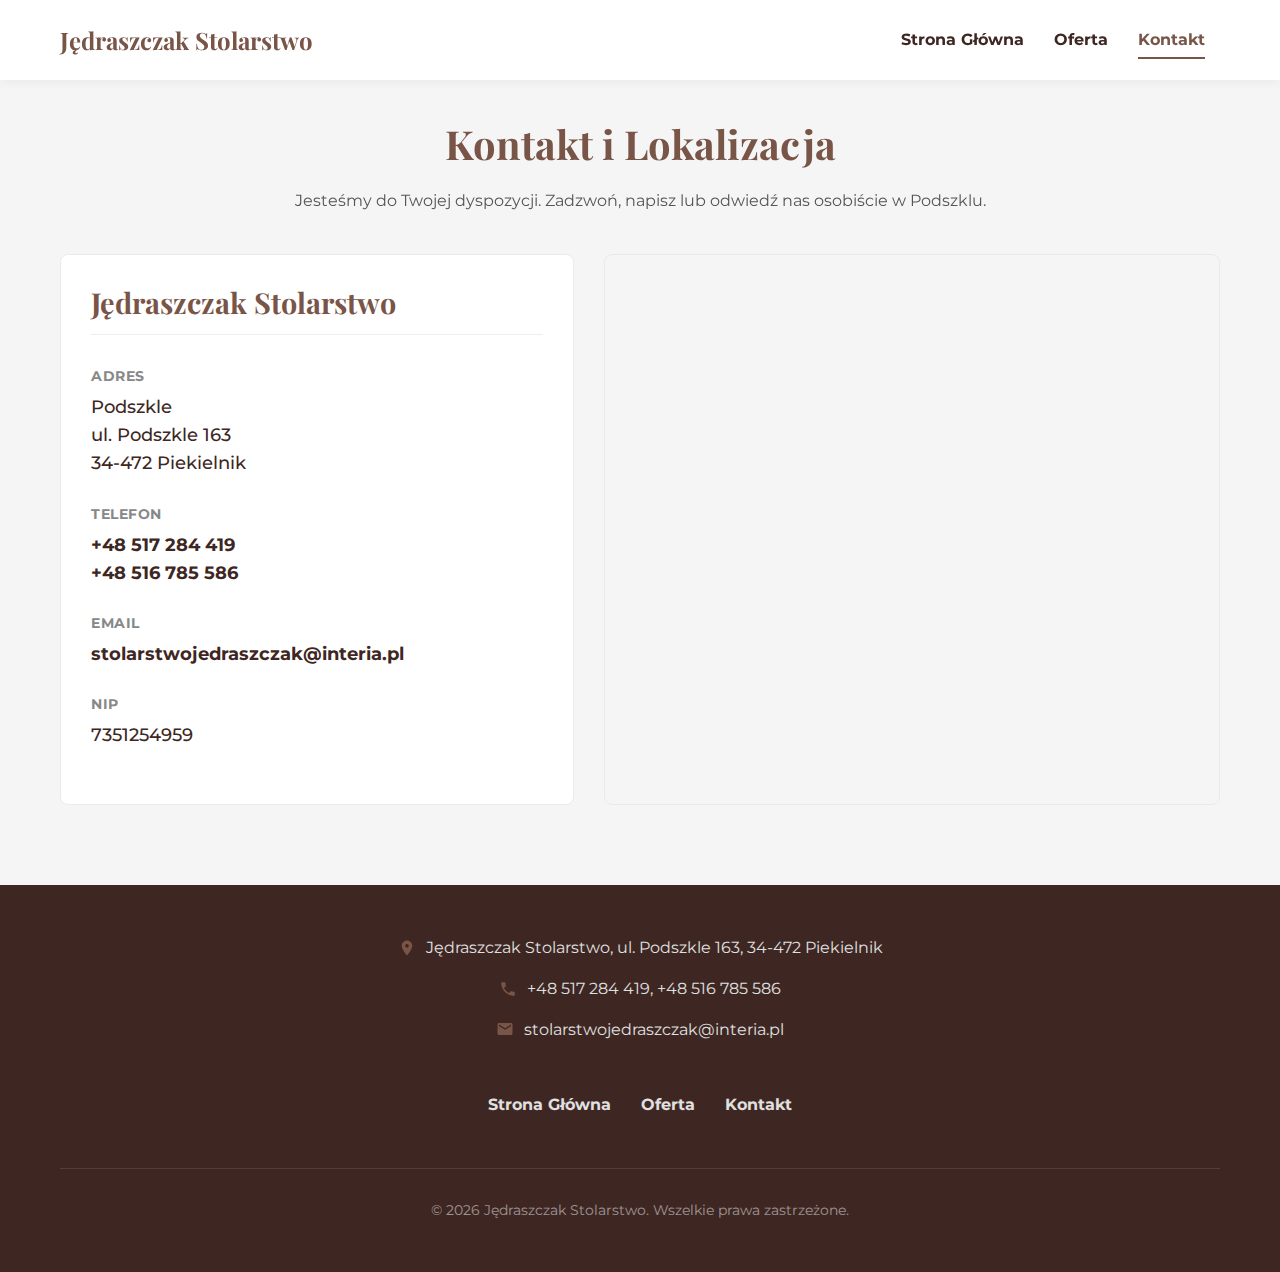
<file: kontakt.html>
<!DOCTYPE html>
<html lang="pl">
  <head>
    <meta charset="UTF-8" />
    <meta name="viewport" content="width=device-width, initial-scale=1.0" />
    <title>Kontakt i Lokalizacja - Jędraszczak Stolarstwo</title>
    <link rel="stylesheet" href="assets/css/style.css" />
    <link rel="stylesheet" href="https://unpkg.com/aos@next/dist/aos.css" />
    <link rel="preconnect" href="https://fonts.googleapis.com" />
    <link rel="preconnect" href="https://fonts.gstatic.com" crossorigin />
    <link
      href="https://fonts.googleapis.com/css2?family=Montserrat:wght@400;700&family=Playfair+Display:wght@700&display=swap"
      rel="stylesheet"
    />
  </head>
  <body>
    <header class="header">
      <div class="container header-container">
        <a href="index.html" class="logo">Jędraszczak Stolarstwo</a>
        <nav class="nav">
          <ul class="nav-list">
            <li><a href="index.html" class="nav-link">Strona Główna</a></li>
            <li><a href="oferta.html" class="nav-link">Oferta</a></li>
            <li><a href="kontakt.html" class="nav-link active">Kontakt</a></li>
          </ul>
        </nav>
        <button class="hamburger" id="hamburger" aria-label="Otwórz menu">
          <span></span><span></span><span></span>
        </button>
      </div>
    </header>

    <main>
      <section class="contact page-section">
        <div class="container">
          <h2 class="section-title" data-aos="fade-up">
            Kontakt i Lokalizacja
          </h2>
          <p class="section-subtitle" data-aos="fade-up" data-aos-delay="100">
            Jesteśmy do Twojej dyspozycji. Zadzwoń, napisz lub odwiedź nas
            osobiście w Podszklu.
          </p>

          <div class="contact-layout">
            <div
              class="contact-details-card"
              data-aos="fade-right"
              data-aos-delay="200"
            >
              <h3>Jędraszczak Stolarstwo</h3>
              <div class="contact-item">
                <div class="contact-item-text">
                  <strong>Adres</strong>
                  <span
                    >Podszkle<br />ul. Podszkle 163<br />34-472 Piekielnik</span
                  >
                </div>
              </div>
              <div class="contact-item">
                <div class="contact-item-text">
                  <strong>Telefon</strong>
                  <a href="tel:+48517284419">+48 517 284 419</a>
                  <a href="tel:+48516785586">+48 516 785 586</a>
                </div>
              </div>
              <div class="contact-item">
                <div class="contact-item-text">
                  <strong>Email</strong>
                  <a href="mailto:stolarstwojedraszczak@interia.pl"
                    >stolarstwojedraszczak@interia.pl</a
                  >
                </div>
              </div>
              <div class="contact-item">
                <div class="contact-item-text">
                  <strong>NIP</strong>
                  <span>7351254959</span>
                </div>
              </div>
            </div>

            <div
              class="map-container"
              data-aos="fade-left"
              data-aos-delay="200"
            >
              <iframe
                src="https://www.google.com/maps/embed?pb=!1m18!1m12!1m3!1d2611.823912953218!2d19.7884180156832!3d49.4913889793547!2m3!1f0!2f0!3f0!3m2!1i1024!2i768!4f13.1!3m3!1m2!1s0x4715e0b3c3d3d3d3%3A0x3d3d3d3d3d3d3d3d!2sPodszkle%20163%2C%2034-472%20Piekielnik%2C%20Poland!5e0!3m2!1sen!2sus!4v1693891200000!5m2!1sen!2sus"
                width="100%"
                height="100%"
                style="border: 0"
                allowfullscreen=""
                loading="lazy"
                referrerpolicy="no-referrer-when-downgrade"
              ></iframe>
            </div>
          </div>
        </div>
      </section>
    </main>

    <footer class="footer-final">
      <div class="container">
        <div class="footer-contact-details">
          <p class="contact-item">
            <span class="footer-icon"
              ><svg xmlns="http://www.w3.org/2000/svg" viewBox="0 0 24 24">
                <path
                  d="M12 2C8.13 2 5 5.13 5 9c0 5.25 7 13 7 13s7-7.75 7-13c0-3.87-3.13-7-7-7zm0 9.5c-1.38 0-2.5-1.12-2.5-2.5s1.12-2.5 2.5-2.5 2.5 1.12 2.5 2.5-1.12 2.5-2.5 2.5z"
                /></svg
            ></span>
            <span
              >Jędraszczak Stolarstwo, ul. Podszkle 163, 34-472 Piekielnik</span
            >
          </p>
          <p class="contact-item">
            <span class="footer-icon"
              ><svg xmlns="http://www.w3.org/2000/svg" viewBox="0 0 24 24">
                <path
                  d="M6.62 10.79c1.44 2.83 3.76 5.14 6.59 6.59l2.2-2.2c.27-.27.67-.36 1.02-.24 1.12.37 2.33.57 3.57.57.55 0 1 .45 1 1V20c0 .55-.45 1-1 1-9.39 0-17-7.61-17-17 0-.55.45-1 1-1h3.5c.55 0 1 .45 1 1 0 1.25.2 2.45.57 3.57.11.35.03.74-.25 1.02l-2.2 2.2z"
                /></svg
            ></span>
            <span
              ><a href="tel:+48517284419">+48 517 284 419</a>,
              <a href="tel:+48516785586">+48 516 785 586</a></span
            >
          </p>
          <p class="contact-item">
            <span class="footer-icon"
              ><svg xmlns="http://www.w3.org/2000/svg" viewBox="0 0 24 24">
                <path
                  d="M20 4H4c-1.1 0-1.99.9-1.99 2L2 18c0 1.1.9 2 2 2h16c1.1 0 2-.9 2-2V6c0-1.1-.9-2-2-2zm0 4l-8 5-8-5V6l8 5 8-5v2z"
                /></svg
            ></span>
            <a href="mailto:stolarstwojedraszczak@interia.pl"
              >stolarstwojedraszczak@interia.pl</a
            >
          </p>
        </div>
        <nav class="footer-nav">
          <ul>
            <li><a href="index.html">Strona Główna</a></li>
            <li><a href="oferta.html">Oferta</a></li>
            <li><a href="kontakt.html">Kontakt</a></li>
          </ul>
        </nav>
        <div class="footer-bottom">
          <p>
            © <span id="currentYear"></span> Jędraszczak Stolarstwo. Wszelkie
            prawa zastrzeżone.
          </p>
        </div>
      </div>
    </footer>

    <script src="assets/js/script.js"></script>
    <script src="https://unpkg.com/aos@next/dist/aos.js"></script>
    <script>
      AOS.init({
        duration: 800,
        once: true,
      });
    </script>
  </body>
</html>
</file>
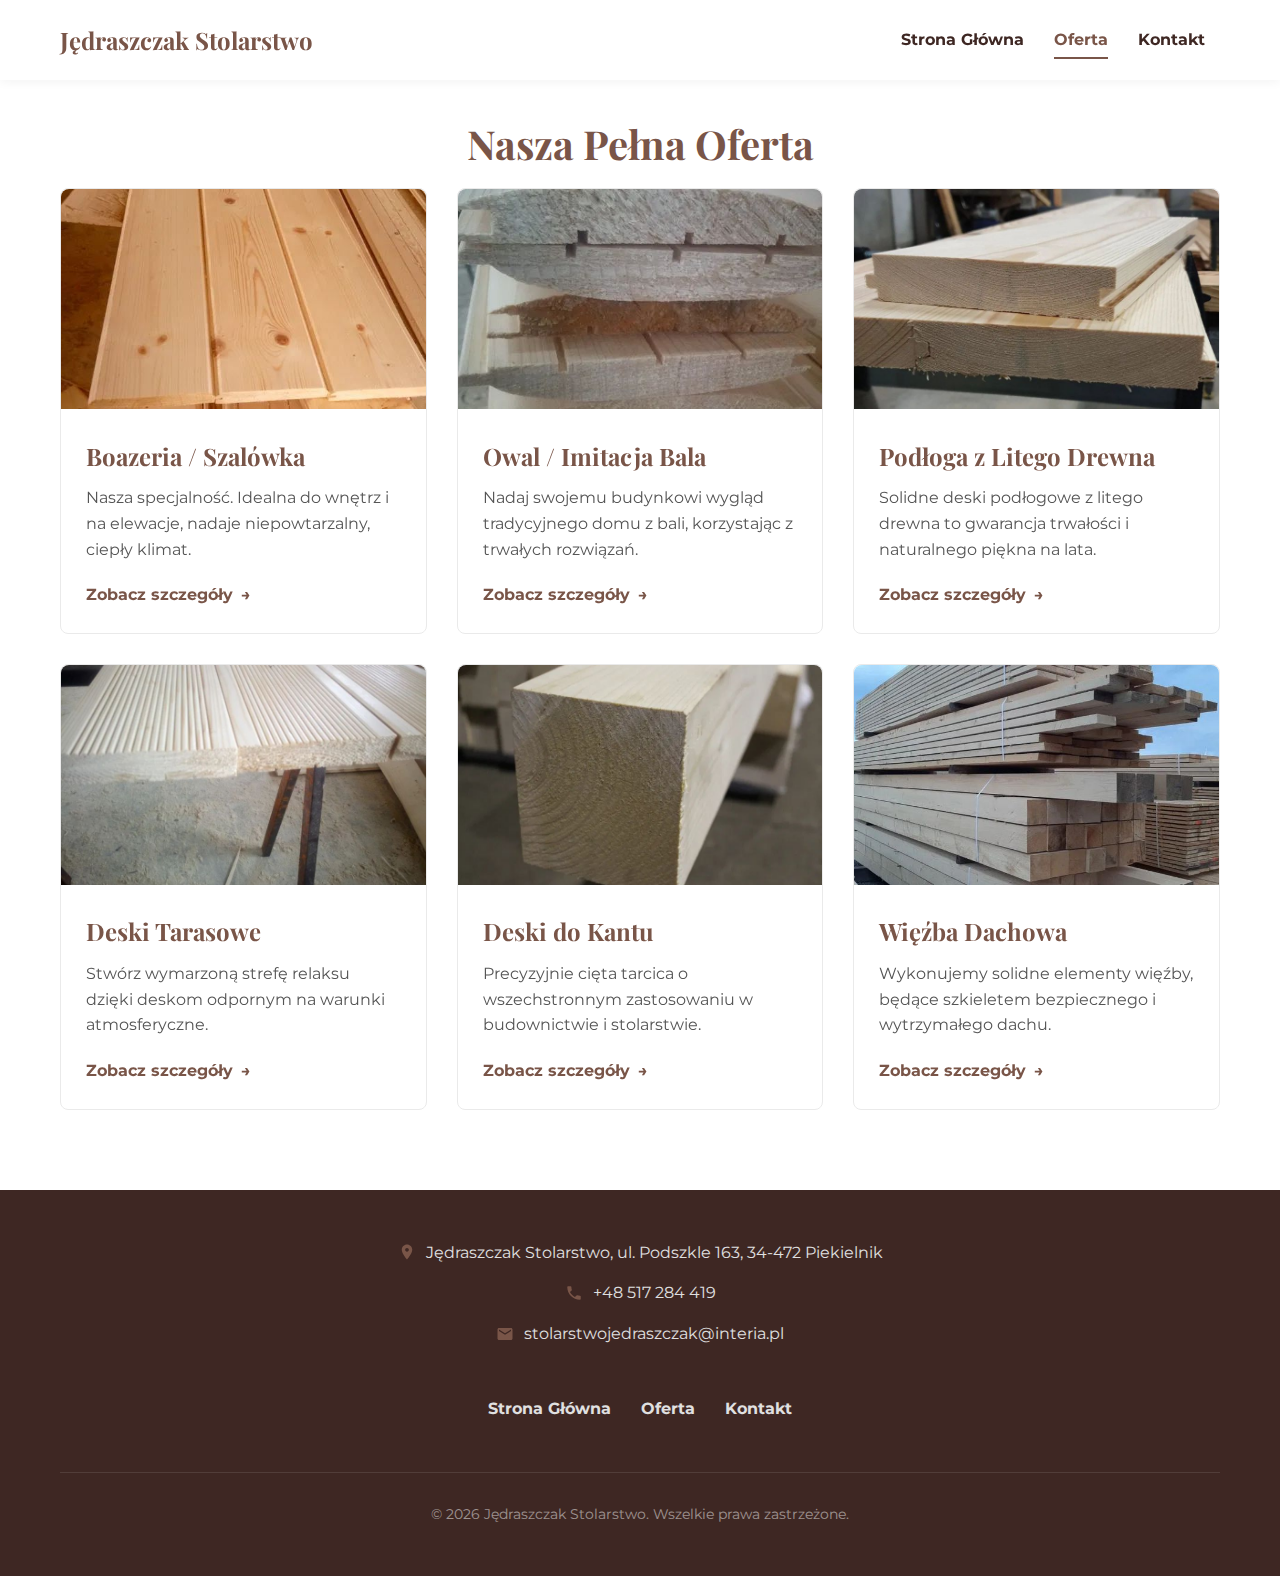
<file: oferta.html>
<!DOCTYPE html>
<html lang="pl">
  <head>
    <meta charset="UTF-8" />
    <meta name="viewport" content="width=device-width, initial-scale=1.0" />
    <title>Oferta - Jędraszczak Stolarstwo</title>
    <link rel="stylesheet" href="assets/css/style.css" />
    <link rel="stylesheet" href="https://unpkg.com/aos@next/dist/aos.css" />
    <link rel="preconnect" href="https://fonts.googleapis.com" />
    <link rel="preconnect" href="https://fonts.gstatic.com" crossorigin />
    <link
      href="https://fonts.googleapis.com/css2?family=Montserrat:wght@400;700&family=Playfair+Display:wght@700&display=swap"
      rel="stylesheet"
    />
  </head>
  <body>
    <header class="header">
      <div class="container header-container">
        <a href="index.html" class="logo">Jędraszczak Stolarstwo</a>
        <nav class="nav">
          <ul class="nav-list">
            <li><a href="index.html" class="nav-link">Strona Główna</a></li>
            <li><a href="oferta.html" class="nav-link active">Oferta</a></li>
            <li><a href="kontakt.html" class="nav-link">Kontakt</a></li>
          </ul>
        </nav>
        <button class="hamburger" id="hamburger" aria-label="Otwórz menu">
          <span></span><span></span><span></span>
        </button>
      </div>
    </header>

    <main>
      <section class="offer page-section">
        <div class="container">
          <h2 class="section-title">Nasza Pełna Oferta</h2>
          <div class="offer-grid">
            <div class="offer-card" data-aos="zoom-out">
              <a href="produkty/boazeria.html">
                <div class="offer-card-image-wrapper">
                  <img
                    src="assets/images/boazeria.jpg"
                    alt="Boazeria / Szalówka"
                  />
                </div>
              </a>
              <div class="offer-card-content">
                <h3>Boazeria / Szalówka</h3>
                <p>
                  Nasza specjalność. Idealna do wnętrz i na elewacje, nadaje
                  niepowtarzalny, ciepły klimat.
                </p>
                <a href="produkty/boazeria.html" class="btn btn-details"
                  >Zobacz szczegóły</a
                >
              </div>
            </div>

            <div class="offer-card" data-aos="zoom-out" data-aos-delay="150">
              <a href="produkty/imitacja-bala.html">
                <div class="offer-card-image-wrapper">
                  <img
                    src="assets/images/imitacja-bali.jpg"
                    alt="Owal / Imitacja Bala"
                  />
                </div>
              </a>
              <div class="offer-card-content">
                <h3>Owal / Imitacja Bala</h3>
                <p>
                  Nadaj swojemu budynkowi wygląd tradycyjnego domu z bali,
                  korzystając z trwałych rozwiązań.
                </p>
                <a href="produkty/imitacja-bala.html" class="btn btn-details"
                  >Zobacz szczegóły</a
                >
              </div>
            </div>

            <div class="offer-card" data-aos="zoom-out" data-aos-delay="300">
              <a href="produkty/podloga.html">
                <div class="offer-card-image-wrapper">
                  <img src="assets/images/podloga.jpg" alt="Deski podłogowe" />
                </div>
              </a>
              <div class="offer-card-content">
                <h3>Podłoga z Litego Drewna</h3>
                <p>
                  Solidne deski podłogowe z litego drewna to gwarancja trwałości
                  i naturalnego piękna na lata.
                </p>
                <a href="produkty/podloga.html" class="btn btn-details"
                  >Zobacz szczegóły</a
                >
              </div>
            </div>

            <div class="offer-card" data-aos="zoom-out">
              <a href="produkty/deski-tarasowe.html">
                <div class="offer-card-image-wrapper">
                  <img
                    src="assets/images/deski-tarasowe.jpg"
                    alt="Deski tarasowe"
                  />
                </div>
              </a>
              <div class="offer-card-content">
                <h3>Deski Tarasowe</h3>
                <p>
                  Stwórz wymarzoną strefę relaksu dzięki deskom odpornym na
                  warunki atmosferyczne.
                </p>
                <a href="produkty/deski-tarasowe.html" class="btn btn-details"
                  >Zobacz szczegóły</a
                >
              </div>
            </div>

            <div class="offer-card" data-aos="zoom-out" data-aos-delay="150">
              <a href="produkty/deski-do-kantu.html">
                <div class="offer-card-image-wrapper">
                  <img
                    src="assets/images/deski-do-kantu.jpg"
                    alt="Deski do kantu"
                  />
                </div>
              </a>
              <div class="offer-card-content">
                <h3>Deski do Kantu</h3>
                <p>
                  Precyzyjnie cięta tarcica o wszechstronnym zastosowaniu w
                  budownictwie i stolarstwie.
                </p>
                <a href="produkty/deski-do-kantu.html" class="btn btn-details"
                  >Zobacz szczegóły</a
                >
              </div>
            </div>

            <div class="offer-card" data-aos="zoom-out" data-aos-delay="300">
              <a href="produkty/wiezba.html">
                <div class="offer-card-image-wrapper">
                  <img src="assets/images/wiezba.jpg" alt="Więźba dachowa" />
                </div>
              </a>
              <div class="offer-card-content">
                <h3>Więźba Dachowa</h3>
                <p>
                  Wykonujemy solidne elementy więźby, będące szkieletem
                  bezpiecznego i wytrzymałego dachu.
                </p>
                <a href="produkty/wiezba.html" class="btn btn-details"
                  >Zobacz szczegóły</a
                >
              </div>
            </div>
          </div>
        </div>
      </section>
    </main>

    <footer class="footer-final">
      <div class="container">
        <div class="footer-contact-details">
          <p class="contact-item">
            <span class="footer-icon"
              ><svg xmlns="http://www.w3.org/2000/svg" viewBox="0 0 24 24">
                <path
                  d="M12 2C8.13 2 5 5.13 5 9c0 5.25 7 13 7 13s7-7.75 7-13c0-3.87-3.13-7-7-7zm0 9.5c-1.38 0-2.5-1.12-2.5-2.5s1.12-2.5 2.5-2.5 2.5 1.12 2.5 2.5-1.12 2.5-2.5 2.5z"
                /></svg
            ></span>
            <span
              >Jędraszczak Stolarstwo, ul. Podszkle 163, 34-472 Piekielnik</span
            >
          </p>
          <p class="contact-item">
            <span class="footer-icon"
              ><svg xmlns="http://www.w3.org/2000/svg" viewBox="0 0 24 24">
                <path
                  d="M6.62 10.79c1.44 2.83 3.76 5.14 6.59 6.59l2.2-2.2c.27-.27.67-.36 1.02-.24 1.12.37 2.33.57 3.57.57.55 0 1 .45 1 1V20c0 .55-.45 1-1 1-9.39 0-17-7.61-17-17 0-.55.45-1 1-1h3.5c.55 0 1 .45 1 1 0 1.25.2 2.45.57 3.57.11.35.03.74-.25 1.02l-2.2 2.2z"
                /></svg
            ></span>
            <a href="tel:+48517284419">+48 517 284 419</a>
          </p>
          <p class="contact-item">
            <span class="footer-icon"
              ><svg xmlns="http://www.w3.org/2000/svg" viewBox="0 0 24 24">
                <path
                  d="M20 4H4c-1.1 0-1.99.9-1.99 2L2 18c0 1.1.9 2 2 2h16c1.1 0 2-.9 2-2V6c0-1.1-.9-2-2-2zm0 4l-8 5-8-5V6l8 5 8-5v2z"
                /></svg
            ></span>
            <a href="mailto:stolarstwojedraszczak@interia.pl"
              >stolarstwojedraszczak@interia.pl</a
            >
          </p>
        </div>
        <nav class="footer-nav">
          <ul>
            <li><a href="index.html">Strona Główna</a></li>
            <li><a href="oferta.html">Oferta</a></li>
            <li><a href="kontakt.html">Kontakt</a></li>
          </ul>
        </nav>
        <div class="footer-bottom">
          <p>
            © <span id="currentYear"></span> Jędraszczak Stolarstwo. Wszelkie
            prawa zastrzeżone.
          </p>
        </div>
      </div>
    </footer>

    <script src="assets/js/script.js"></script>
    <script src="https://unpkg.com/aos@next/dist/aos.js"></script>
    <script>
      AOS.init({
        duration: 800,
        once: true,
      });
    </script>
  </body>
</html>
</file>
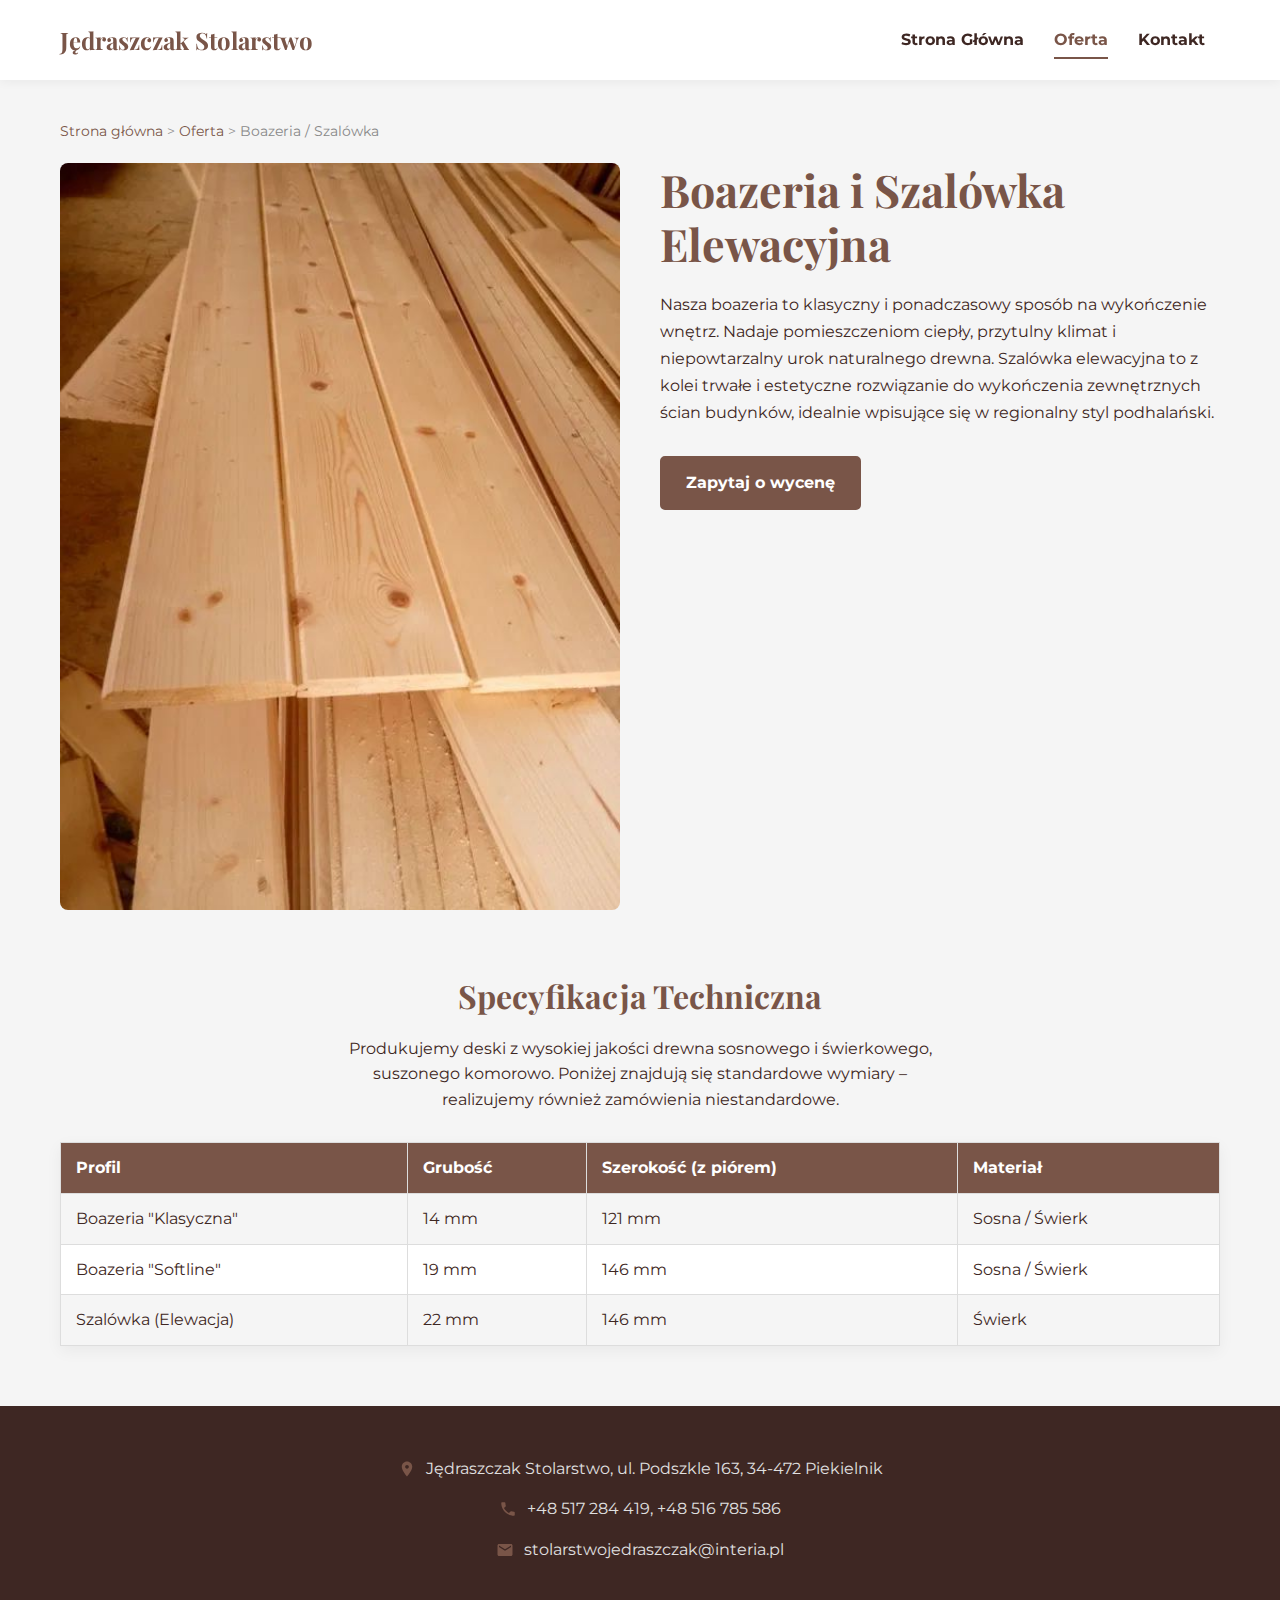
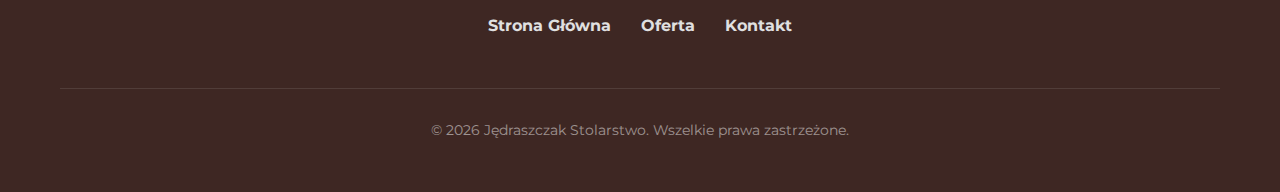
<file: produkty/boazeria.html>
<!DOCTYPE html>
<html lang="pl">
  <head>
    <meta charset="UTF-8" />
    <meta name="viewport" content="width=device-width, initial-scale=1.0" />
    <title>
      Boazeria Sosnowa i Świerkowa na Wymiar - Jędraszczak Stolarstwo
    </title>
    <meta
      name="description"
      content="Wysokiej jakości boazeria i Szalówka elewacyjna prosto od producenta z Podhala. Oferujemy deski sosnowe i świerkowe w różnych profilach i wymiarach."
    />
    <link rel="stylesheet" href="../assets/css/style.css" />
    <link rel="preconnect" href="https://fonts.googleapis.com" />
    <link rel="preconnect" href="https://fonts.gstatic.com" crossorigin />
    <link
      href="https://fonts.googleapis.com/css2?family=Montserrat:wght@400;700&family=Playfair+Display:wght@700&display=swap"
      rel="stylesheet"
    />
  </head>
  <body>
    <header class="header">
      <div class="container header-container">
        <a href="../index.html" class="logo">Jędraszczak Stolarstwo</a>
        <nav class="nav">
          <ul class="nav-list">
            <li><a href="../index.html" class="nav-link">Strona Główna</a></li>
            <li><a href="../oferta.html" class="nav-link active">Oferta</a></li>
            <li><a href="../kontakt.html" class="nav-link">Kontakt</a></li>
          </ul>
        </nav>
        <button class="hamburger" id="hamburger" aria-label="Otwórz menu">
          <span></span><span></span><span></span>
        </button>
      </div>
    </header>

    <main>
      <div class="page-section">
        <div class="container">
          <nav class="breadcrumbs">
            <a href="../index.html">Strona główna</a> &gt;
            <a href="../oferta.html">Oferta</a> &gt;
            <span>Boazeria / Szalówka</span>
          </nav>
          <div class="product-details-layout">
            <div class="product-gallery">
              <img
                src="../assets/images/boazeria.jpg"
                alt="Boazeria sosnowa ułożona w stos"
              />
            </div>
            <div class="product-info">
              <h1>Boazeria i Szalówka Elewacyjna</h1>
              <p class="product-description">
                Nasza boazeria to klasyczny i ponadczasowy sposób na wykończenie
                wnętrz. Nadaje pomieszczeniom ciepły, przytulny klimat i
                niepowtarzalny urok naturalnego drewna. Szalówka elewacyjna to z
                kolei trwałe i estetyczne rozwiązanie do wykończenia
                zewnętrznych ścian budynków, idealnie wpisujące się w regionalny
                styl podhalański.
              </p>
              <a href="../kontakt.html" class="btn btn-primary"
                >Zapytaj o wycenę</a
              >
            </div>
          </div>
          <div class="product-specs">
            <h2>Specyfikacja Techniczna</h2>
            <p>
              Produkujemy deski z wysokiej jakości drewna sosnowego i
              świerkowego, suszonego komorowo. Poniżej znajdują się standardowe
              wymiary – realizujemy również zamówienia niestandardowe.
            </p>
            <table class="specs-table">
              <thead>
                <tr>
                  <th>Profil</th>
                  <th>Grubość</th>
                  <th>Szerokość (z piórem)</th>
                  <th>Materiał</th>
                </tr>
              </thead>
              <tbody>
                <tr>
                  <td>Boazeria "Klasyczna"</td>
                  <td>14 mm</td>
                  <td>121 mm</td>
                  <td>Sosna / Świerk</td>
                </tr>
                <tr>
                  <td>Boazeria "Softline"</td>
                  <td>19 mm</td>
                  <td>146 mm</td>
                  <td>Sosna / Świerk</td>
                </tr>
                <tr>
                  <td>Szalówka (Elewacja)</td>
                  <td>22 mm</td>
                  <td>146 mm</td>
                  <td>Świerk</td>
                </tr>
              </tbody>
            </table>
          </div>
        </div>
      </div>
    </main>

    <footer class="footer-final">
      <div class="container">
        <div class="footer-contact-details">
          <p class="contact-item">
            <span class="footer-icon"
              ><svg xmlns="http://www.w3.org/2000/svg" viewBox="0 0 24 24">
                <path
                  d="M12 2C8.13 2 5 5.13 5 9c0 5.25 7 13 7 13s7-7.75 7-13c0-3.87-3.13-7-7-7zm0 9.5c-1.38 0-2.5-1.12-2.5-2.5s1.12-2.5 2.5-2.5 2.5 1.12 2.5 2.5-1.12 2.5-2.5 2.5z"
                /></svg
            ></span>
            <span
              >Jędraszczak Stolarstwo, ul. Podszkle 163, 34-472 Piekielnik</span
            >
          </p>
          <p class="contact-item">
            <span class="footer-icon"
              ><svg xmlns="http://www.w3.org/2000/svg" viewBox="0 0 24 24">
                <path
                  d="M6.62 10.79c1.44 2.83 3.76 5.14 6.59 6.59l2.2-2.2c.27-.27.67-.36 1.02-.24 1.12.37 2.33.57 3.57.57.55 0 1 .45 1 1V20c0 .55-.45 1-1 1-9.39 0-17-7.61-17-17 0-.55.45-1 1-1h3.5c.55 0 1 .45 1 1 0 1.25.2 2.45.57 3.57.11.35.03.74-.25 1.02l-2.2 2.2z"
                /></svg
            ></span>
            <span
              ><a href="tel:+48517284419">+48 517 284 419</a>,
              <a href="tel:+48516785586">+48 516 785 586</a></span
            >
          </p>
          <p class="contact-item">
            <span class="footer-icon"
              ><svg xmlns="http://www.w3.org/2000/svg" viewBox="0 0 24 24">
                <path
                  d="M20 4H4c-1.1 0-1.99.9-1.99 2L2 18c0 1.1.9 2 2 2h16c1.1 0 2-.9 2-2V6c0-1.1-.9-2-2-2zm0 4l-8 5-8-5V6l8 5 8-5v2z"
                /></svg
            ></span>
            <a href="mailto:stolarstwojedraszczak@interia.pl"
              >stolarstwojedraszczak@interia.pl</a
            >
          </p>
        </div>
        <nav class="footer-nav">
          <ul>
            <li><a href="../index.html">Strona Główna</a></li>
            <li><a href="../oferta.html">Oferta</a></li>
            <li><a href="../kontakt.html">Kontakt</a></li>
          </ul>
        </nav>
        <div class="footer-bottom">
          <p>
            © <span id="currentYear"></span> Jędraszczak Stolarstwo. Wszelkie
            prawa zastrzeżone.
          </p>
        </div>
      </div>
    </footer>

    <script src="../assets/js/script.js"></script>
  </body>
</html>
</file>
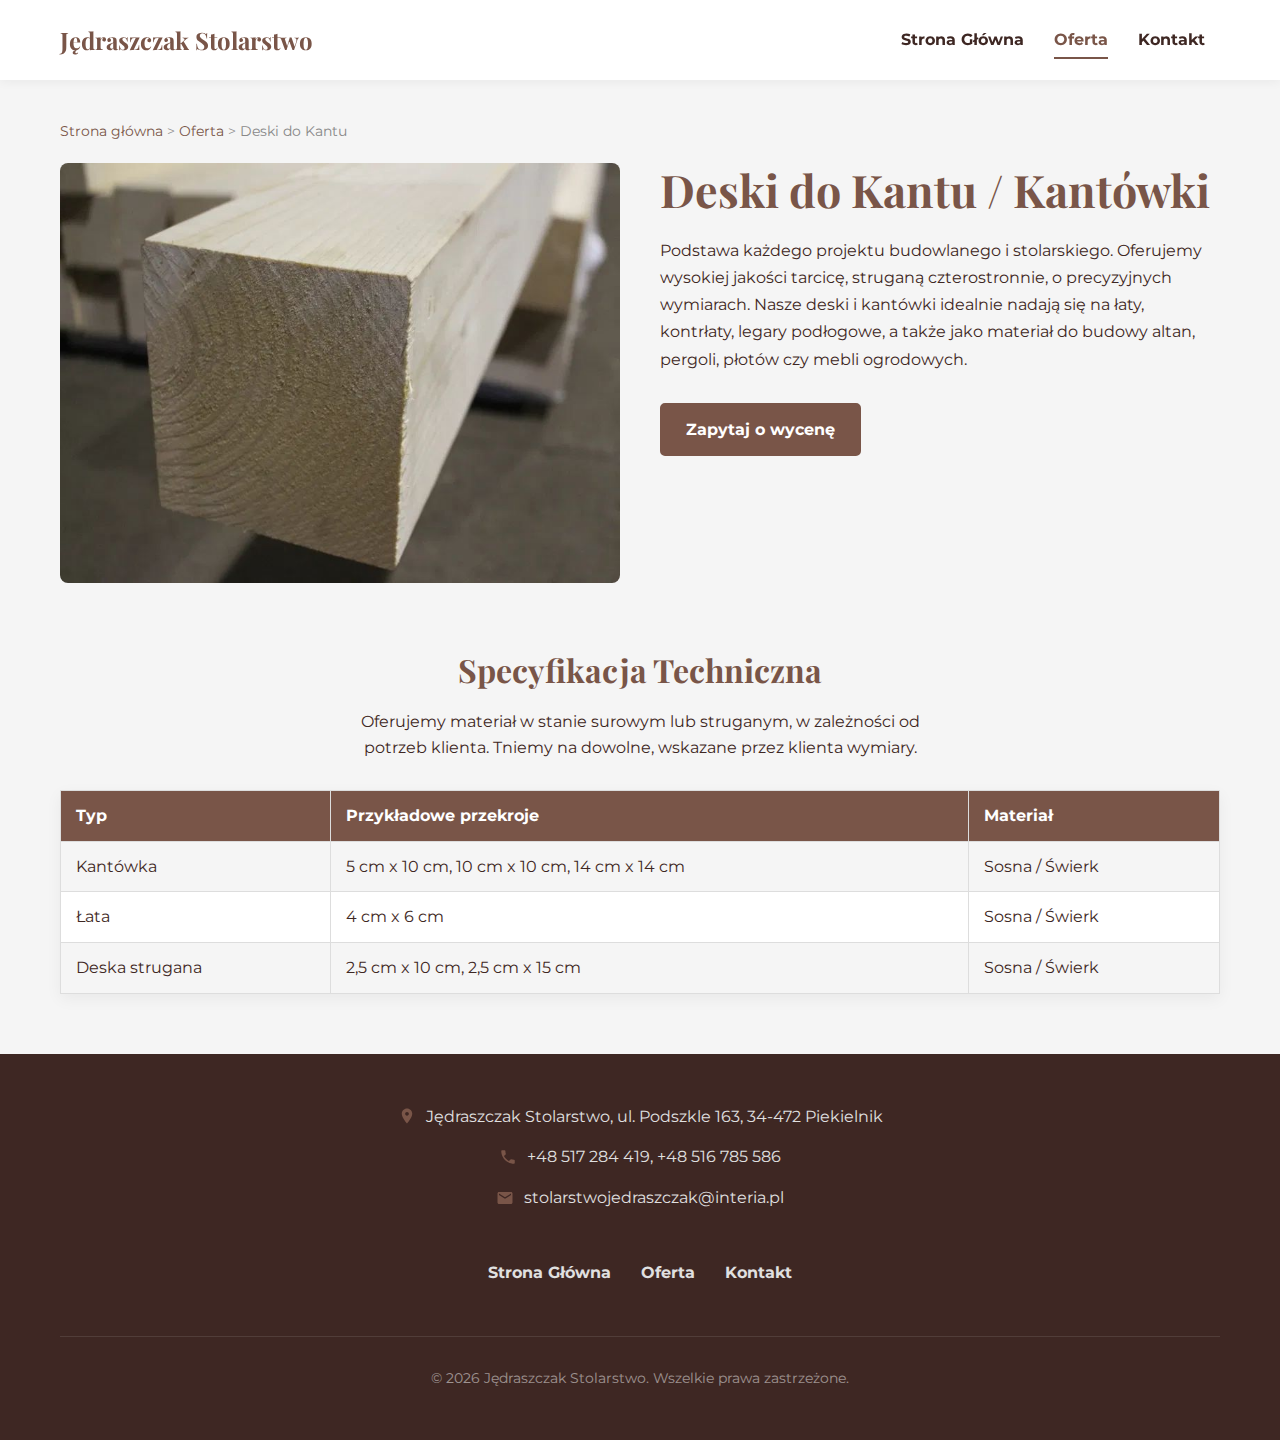
<file: produkty/deski-do-kantu.html>
<!DOCTYPE html>
<html lang="pl">
  <head>
    <meta charset="UTF-8" />
    <meta name="viewport" content="width=device-width, initial-scale=1.0" />
    <title>Deski do Kantu / Tarcica Budowlana - Jędraszczak Stolarstwo</title>
    <meta
      name="description"
      content="Precyzyjnie cięta tarcica i deski strugane o wszechstronnym zastosowaniu. Idealny materiał na łaty, kontrłaty, elementy konstrukcyjne i wykończeniowe."
    />
    <link rel="stylesheet" href="../assets/css/style.css" />
    <link rel="preconnect" href="https://fonts.googleapis.com" />
    <link rel="preconnect" href="https://fonts.gstatic.com" crossorigin />
    <link
      href="https://fonts.googleapis.com/css2?family=Montserrat:wght@400;700&family=Playfair+Display:wght@700&display=swap"
      rel="stylesheet"
    />
  </head>
  <body>
    <header class="header">
      <div class="container header-container">
        <a href="../index.html" class="logo">Jędraszczak Stolarstwo</a>
        <nav class="nav">
          <ul class="nav-list">
            <li><a href="../index.html" class="nav-link">Strona Główna</a></li>
            <li><a href="../oferta.html" class="nav-link active">Oferta</a></li>
            <li><a href="../kontakt.html" class="nav-link">Kontakt</a></li>
          </ul>
        </nav>
        <button class="hamburger" id="hamburger" aria-label="Otwórz menu">
          <span></span><span></span><span></span>
        </button>
      </div>
    </header>

    <main>
      <div class="page-section">
        <div class="container">
          <nav class="breadcrumbs">
            <a href="../index.html">Strona główna</a> &gt;
            <a href="../oferta.html">Oferta</a> &gt;
            <span>Deski do Kantu</span>
          </nav>
          <div class="product-details-layout">
            <div class="product-gallery">
              <img
                src="../assets/images/deski-do-kantu.jpg"
                alt="Stos kantówek i desek"
              />
            </div>
            <div class="product-info">
              <h1>Deski do Kantu / Kantówki</h1>
              <p class="product-description">
                Podstawa każdego projektu budowlanego i stolarskiego. Oferujemy
                wysokiej jakości tarcicę, struganą czterostronnie, o
                precyzyjnych wymiarach. Nasze deski i kantówki idealnie nadają
                się na łaty, kontrłaty, legary podłogowe, a także jako materiał
                do budowy altan, pergoli, płotów czy mebli ogrodowych.
              </p>
              <a href="../kontakt.html" class="btn btn-primary"
                >Zapytaj o wycenę</a
              >
            </div>
          </div>
          <div class="product-specs">
            <h2>Specyfikacja Techniczna</h2>
            <p>
              Oferujemy materiał w stanie surowym lub struganym, w zależności od
              potrzeb klienta. Tniemy na dowolne, wskazane przez klienta
              wymiary.
            </p>
            <table class="specs-table">
              <thead>
                <tr>
                  <th>Typ</th>
                  <th>Przykładowe przekroje</th>
                  <th>Materiał</th>
                </tr>
              </thead>
              <tbody>
                <tr>
                  <td>Kantówka</td>
                  <td>5 cm x 10 cm, 10 cm x 10 cm, 14 cm x 14 cm</td>
                  <td>Sosna / Świerk</td>
                </tr>
                <tr>
                  <td>Łata</td>
                  <td>4 cm x 6 cm</td>
                  <td>Sosna / Świerk</td>
                </tr>
                <tr>
                  <td>Deska strugana</td>
                  <td>2,5 cm x 10 cm, 2,5 cm x 15 cm</td>
                  <td>Sosna / Świerk</td>
                </tr>
              </tbody>
            </table>
          </div>
        </div>
      </div>
    </main>

    <footer class="footer-final">
      <div class="container">
        <div class="footer-contact-details">
          <p class="contact-item">
            <span class="footer-icon"
              ><svg xmlns="http://www.w3.org/2000/svg" viewBox="0 0 24 24">
                <path
                  d="M12 2C8.13 2 5 5.13 5 9c0 5.25 7 13 7 13s7-7.75 7-13c0-3.87-3.13-7-7-7zm0 9.5c-1.38 0-2.5-1.12-2.5-2.5s1.12-2.5 2.5-2.5 2.5 1.12 2.5 2.5-1.12 2.5-2.5 2.5z"
                /></svg
            ></span>
            <span
              >Jędraszczak Stolarstwo, ul. Podszkle 163, 34-472 Piekielnik</span
            >
          </p>
          <p class="contact-item">
            <span class="footer-icon"
              ><svg xmlns="http://www.w3.org/2000/svg" viewBox="0 0 24 24">
                <path
                  d="M6.62 10.79c1.44 2.83 3.76 5.14 6.59 6.59l2.2-2.2c.27-.27.67-.36 1.02-.24 1.12.37 2.33.57 3.57.57.55 0 1 .45 1 1V20c0 .55-.45 1-1 1-9.39 0-17-7.61-17-17 0-.55.45-1 1-1h3.5c.55 0 1 .45 1 1 0 1.25.2 2.45.57 3.57.11.35.03.74-.25 1.02l-2.2 2.2z"
                /></svg
            ></span>
            <span
              ><a href="tel:+48517284419">+48 517 284 419</a>,
              <a href="tel:+48516785586">+48 516 785 586</a></span
            >
          </p>
          <p class="contact-item">
            <span class="footer-icon"
              ><svg xmlns="http://www.w3.org/2000/svg" viewBox="0 0 24 24">
                <path
                  d="M20 4H4c-1.1 0-1.99.9-1.99 2L2 18c0 1.1.9 2 2 2h16c1.1 0 2-.9 2-2V6c0-1.1-.9-2-2-2zm0 4l-8 5-8-5V6l8 5 8-5v2z"
                /></svg
            ></span>
            <a href="mailto:stolarstwojedraszczak@interia.pl"
              >stolarstwojedraszczak@interia.pl</a
            >
          </p>
        </div>
        <nav class="footer-nav">
          <ul>
            <li><a href="../index.html">Strona Główna</a></li>
            <li><a href="../oferta.html">Oferta</a></li>
            <li><a href="../kontakt.html">Kontakt</a></li>
          </ul>
        </nav>
        <div class="footer-bottom">
          <p>
            © <span id="currentYear"></span> Jędraszczak Stolarstwo. Wszelkie
            prawa zastrzeżone.
          </p>
        </div>
      </div>
    </footer>

    <script src="../assets/js/script.js"></script>
  </body>
</html>
</file>
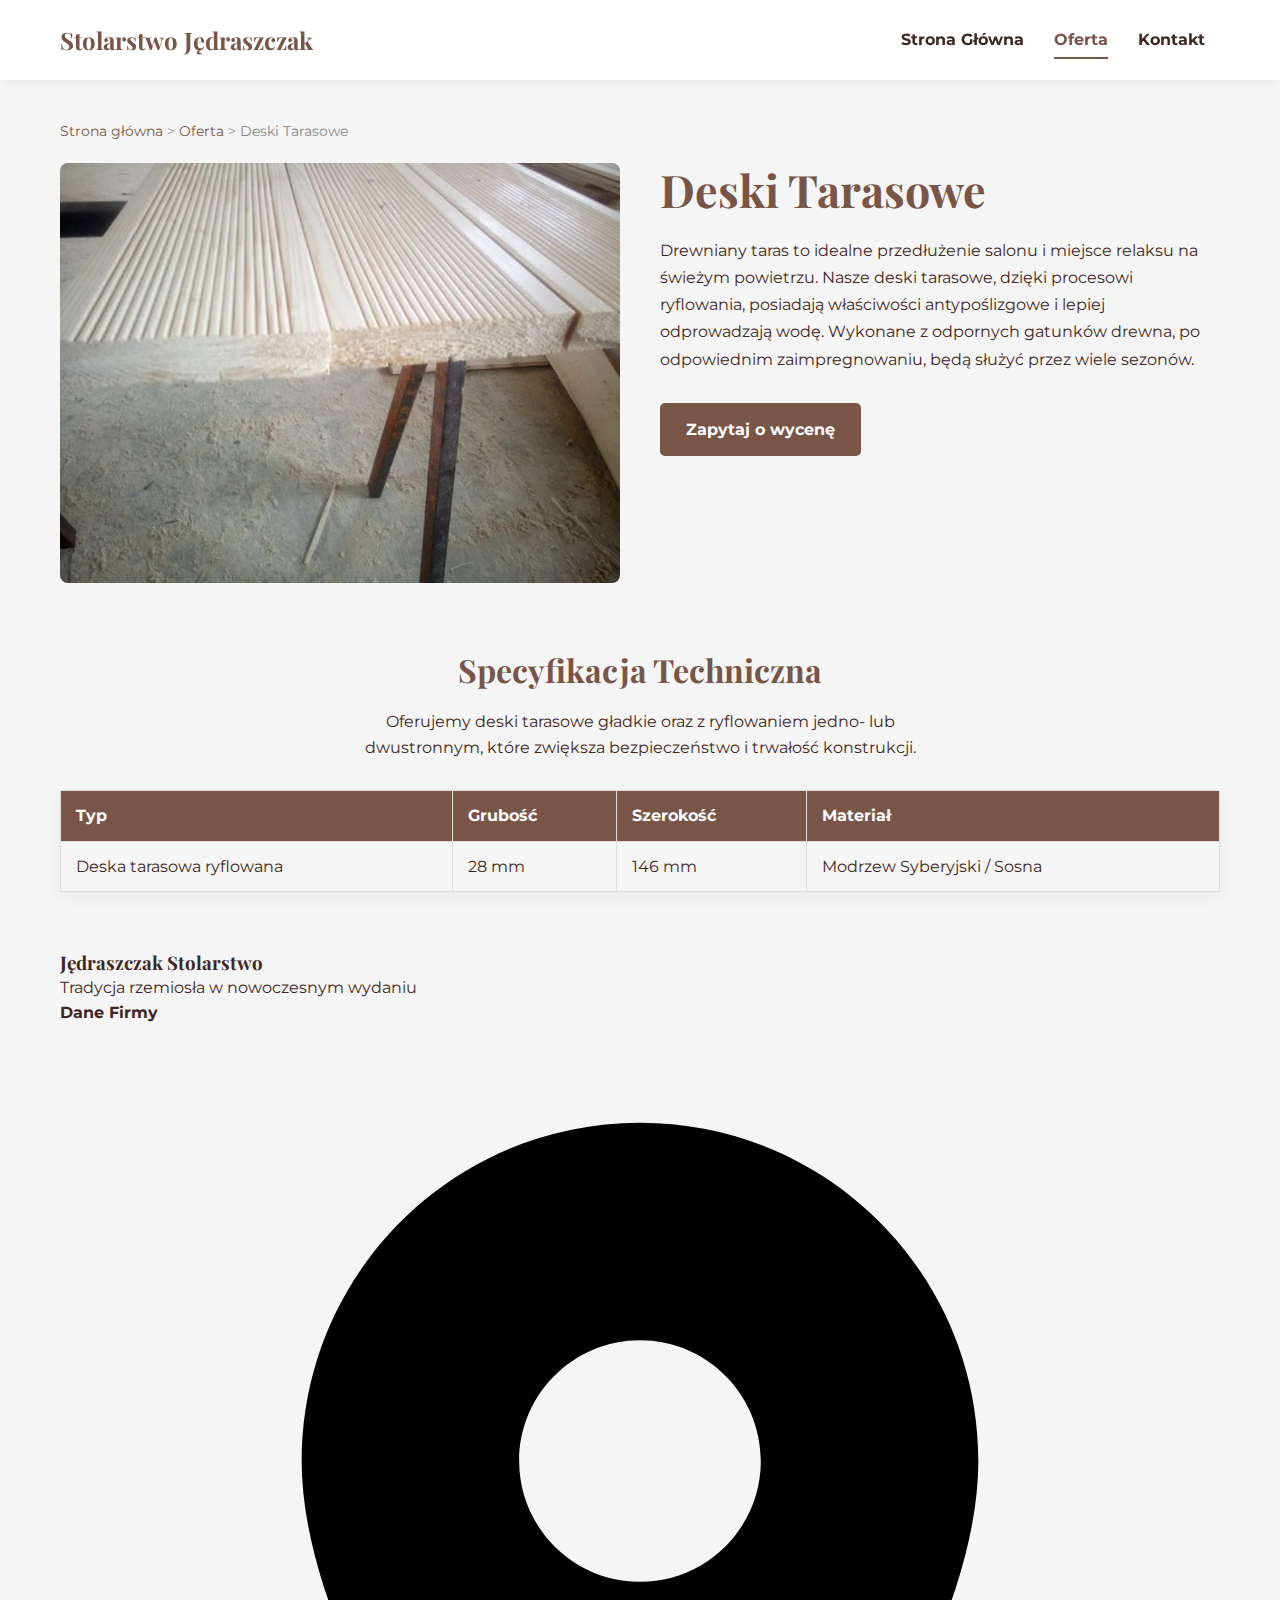
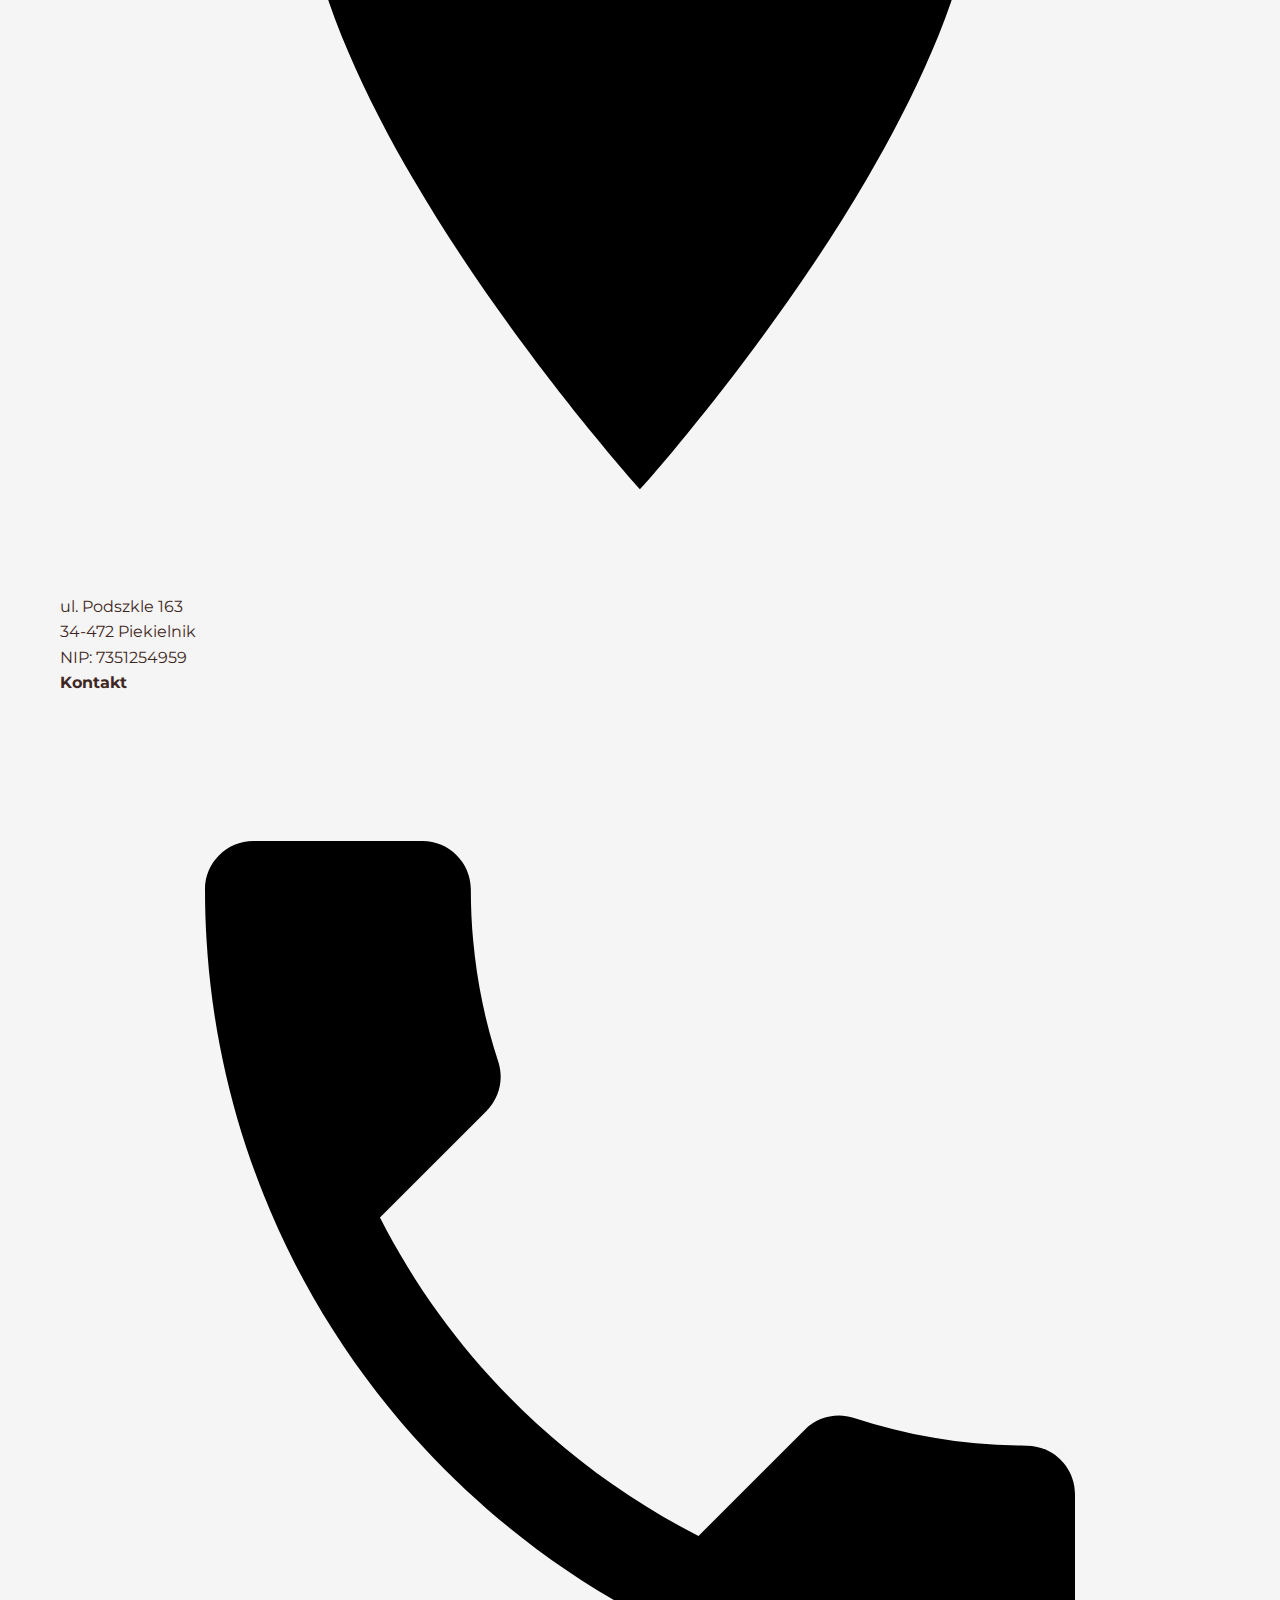
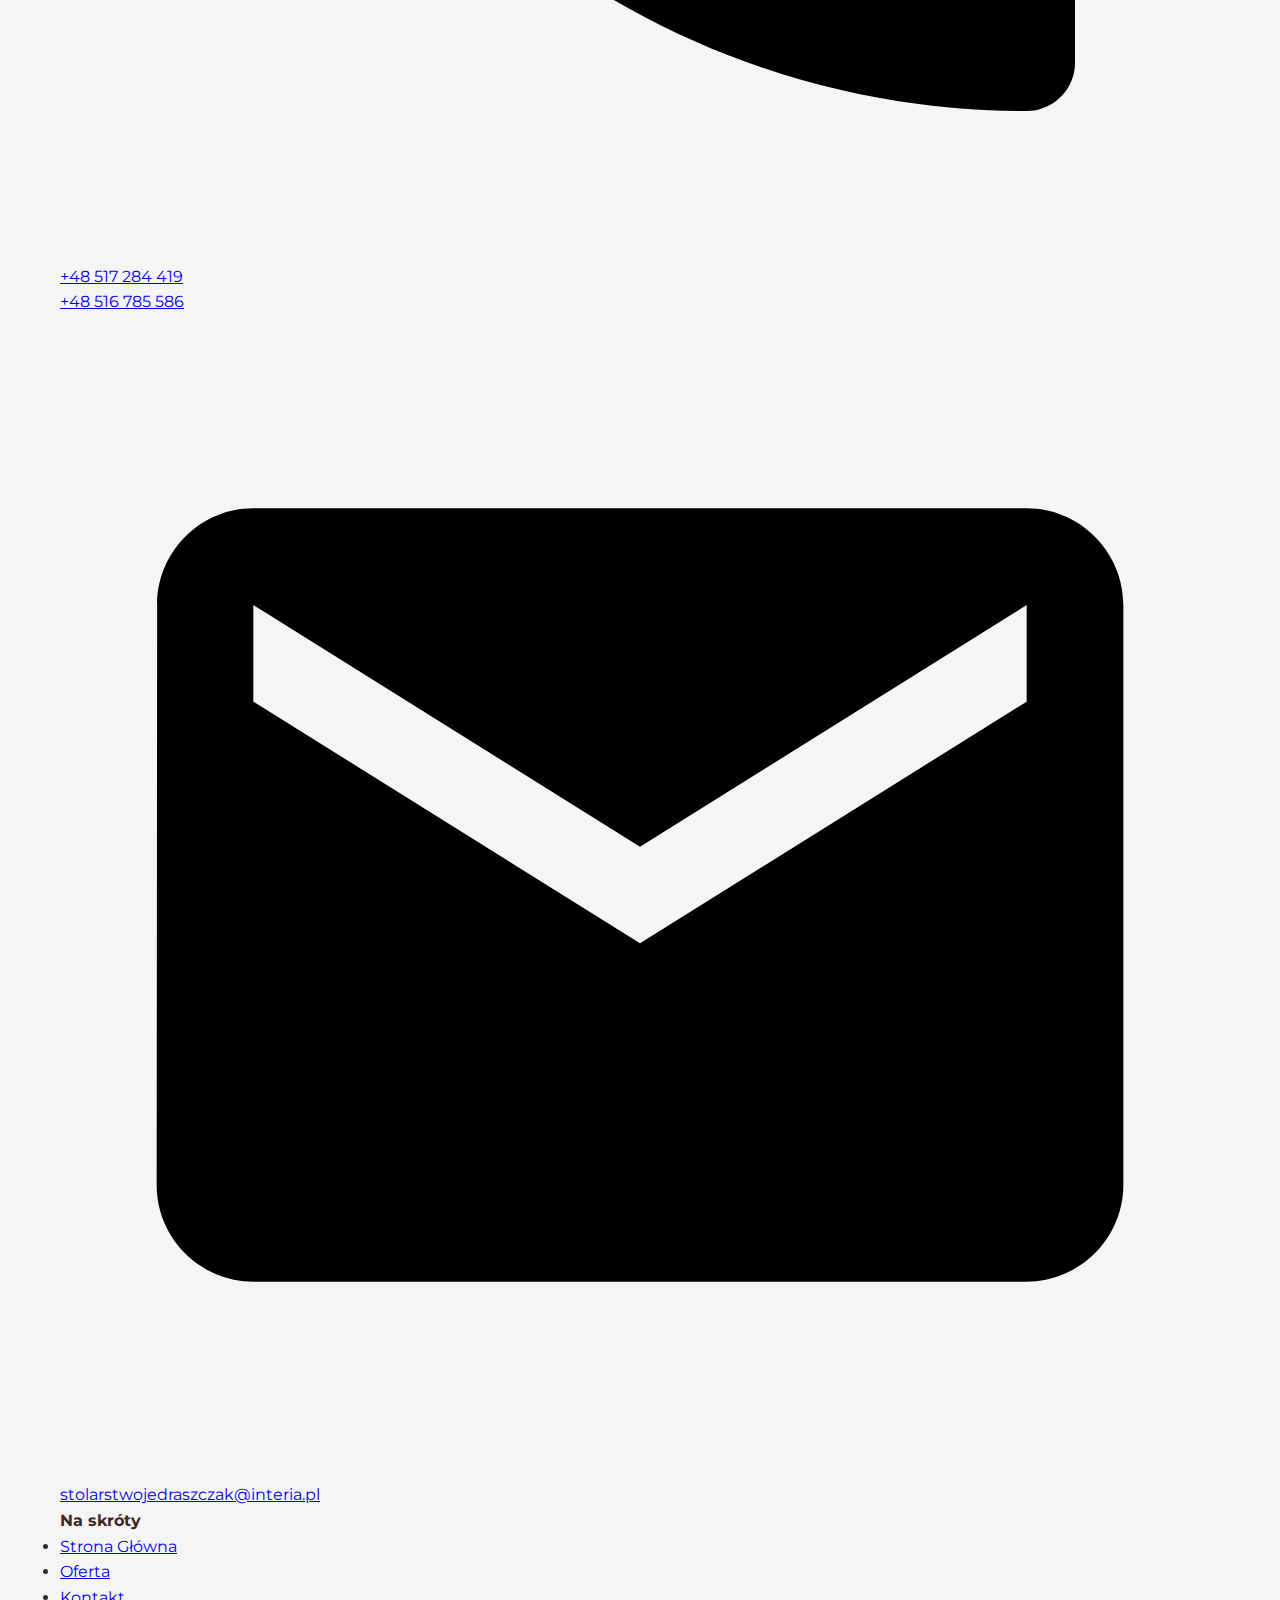
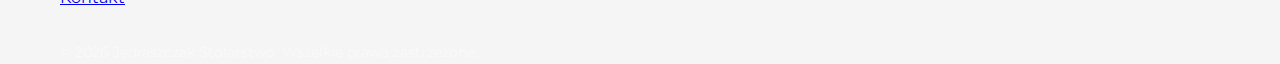
<file: produkty/deski-tarasowe.html>
<!DOCTYPE html>
<html lang="pl">
  <head>
    <meta charset="UTF-8" />
    <meta name="viewport" content="width=device-width, initial-scale=1.0" />
    <title>Deski Tarasowe Drewniane - Stolarstwo Jędraszczak</title>
    <meta
      name="description"
      content="Stwórz wymarzoną strefę relaksu z naszymi deskami tarasowymi. Oferujemy deski ryflowane z modrzewia i sosny, odporne na warunki atmosferyczne."
    />

    <link rel="stylesheet" href="../assets/css/style.css" />
    <link rel="preconnect" href="https://fonts.googleapis.com" />
    <link rel="preconnect" href="https://fonts.gstatic.com" crossorigin />
    <link
      href="https://fonts.googleapis.com/css2?family=Montserrat:wght@400;700&family=Playfair+Display:wght@700&display=swap"
      rel="stylesheet"
    />
  </head>
  <body>
    <header class="header">
      <div class="container header-container">
        <a href="../index.html" class="logo">Stolarstwo Jędraszczak</a>
        <nav class="nav">
          <ul class="nav-list">
            <li><a href="../index.html" class="nav-link">Strona Główna</a></li>
            <li><a href="../oferta.html" class="nav-link active">Oferta</a></li>
            <li><a href="../kontakt.html" class="nav-link">Kontakt</a></li>
          </ul>
        </nav>
        <button class="hamburger" id="hamburger" aria-label="Otwórz menu">
          <span></span><span></span><span></span>
        </button>
      </div>
    </header>

    <main>
      <div class="product-page page-section">
        <div class="container">
          <nav class="breadcrumbs">
            <a href="../index.html">Strona główna</a> &gt;
            <a href="../oferta.html">Oferta</a> &gt;
            <span>Deski Tarasowe</span>
          </nav>

          <div class="product-details-layout">
            <div class="product-gallery">
              <img
                src="../assets/images/deski-tarasowe.jpg"
                alt="Taras wykonany z desek ryflowanych"
              />
            </div>
            <div class="product-info">
              <h1>Deski Tarasowe</h1>
              <p class="product-description">
                Drewniany taras to idealne przedłużenie salonu i miejsce relaksu
                na świeżym powietrzu. Nasze deski tarasowe, dzięki procesowi
                ryflowania, posiadają właściwości antypoślizgowe i lepiej
                odprowadzają wodę. Wykonane z odpornych gatunków drewna, po
                odpowiednim zaimpregnowaniu, będą służyć przez wiele sezonów.
              </p>
              <a href="../kontakt.html" class="btn btn-primary"
                >Zapytaj o wycenę</a
              >
            </div>
          </div>

          <div class="product-specs">
            <h2>Specyfikacja Techniczna</h2>
            <p>
              Oferujemy deski tarasowe gładkie oraz z ryflowaniem jedno- lub
              dwustronnym, które zwiększa bezpieczeństwo i trwałość konstrukcji.
            </p>

            <table class="specs-table">
              <thead>
                <tr>
                  <th>Typ</th>
                  <th>Grubość</th>
                  <th>Szerokość</th>
                  <th>Materiał</th>
                </tr>
              </thead>
              <tbody>
                <tr>
                  <td>Deska tarasowa ryflowana</td>
                  <td>28 mm</td>
                  <td>146 mm</td>
                  <td>Modrzew Syberyjski / Sosna</td>
                </tr>
              </tbody>
            </table>
          </div>
        </div>
      </div>
    </main>

    <footer class="footer-light">
      <div class="container">
        <div class="footer-top">
          <h3 class="footer-brand">Jędraszczak Stolarstwo</h3>
          <p class="footer-tagline">Tradycja rzemiosła w nowoczesnym wydaniu</p>
        </div>
        <div class="footer-main">
          <div class="footer-col">
            <h4>Dane Firmy</h4>
            <p class="contact-item">
              <span class="footer-icon">
                <svg xmlns="http://www.w3.org/2000/svg" viewBox="0 0 24 24">
                  <path
                    d="M12 2C8.13 2 5 5.13 5 9c0 5.25 7 13 7 13s7-7.75 7-13c0-3.87-3.13-7-7-7zm0 9.5c-1.38 0-2.5-1.12-2.5-2.5s1.12-2.5 2.5-2.5 2.5 1.12 2.5 2.5-1.12 2.5-2.5 2.5z"
                  />
                </svg>
              </span>
              <span>
                ul. Podszkle 163<br />34-472 Piekielnik<br />NIP: 7351254959
              </span>
            </p>
          </div>
          <div class="footer-col">
            <h4>Kontakt</h4>
            <p class="contact-item">
              <span class="footer-icon">
                <svg xmlns="http://www.w3.org/2000/svg" viewBox="0 0 24 24">
                  <path
                    d="M6.62 10.79c1.44 2.83 3.76 5.14 6.59 6.59l2.2-2.2c.27-.27.67-.36 1.02-.24 1.12.37 2.33.57 3.57.57.55 0 1 .45 1 1V20c0 .55-.45 1-1 1-9.39 0-17-7.61-17-17 0-.55.45-1 1-1h3.5c.55 0 1 .45 1 1 0 1.25.2 2.45.57 3.57.11.35.03.74-.25 1.02l-2.2 2.2z"
                  />
                </svg>
              </span>
              <span>
                <a href="tel:+48517284419">+48 517 284 419</a><br />
                <a href="tel:+48516785586">+48 516 785 586</a>
              </span>
            </p>
            <p class="contact-item">
              <span class="footer-icon">
                <svg xmlns="http://www.w3.org/2000/svg" viewBox="0 0 24 24">
                  <path
                    d="M20 4H4c-1.1 0-1.99.9-1.99 2L2 18c0 1.1.9 2 2 2h16c1.1 0 2-.9 2-2V6c0-1.1-.9-2-2-2zm0 4l-8 5-8-5V6l8 5 8-5v2z"
                  />
                </svg>
              </span>
              <a href="mailto:stolarstwojedraszczak@interia.pl"
                >stolarstwojedraszczak@interia.pl</a
              >
            </p>
          </div>
          <div class="footer-col">
            <h4>Na skróty</h4>
            <ul class="footer-menu">
              <li><a href="/index.html">Strona Główna</a></li>
              <li><a href="/oferta.html">Oferta</a></li>
              <li><a href="/kontakt.html">Kontakt</a></li>
            </ul>
          </div>
        </div>
        <div class="footer-bottom">
          <p>
            © <span id="currentYear"></span> Jędraszczak Stolarstwo. Wszelkie
            prawa zastrzeżone.
          </p>
        </div>
      </div>
    </footer>

    <script src="../assets/js/script.js"></script>
  </body>
</html>
</file>
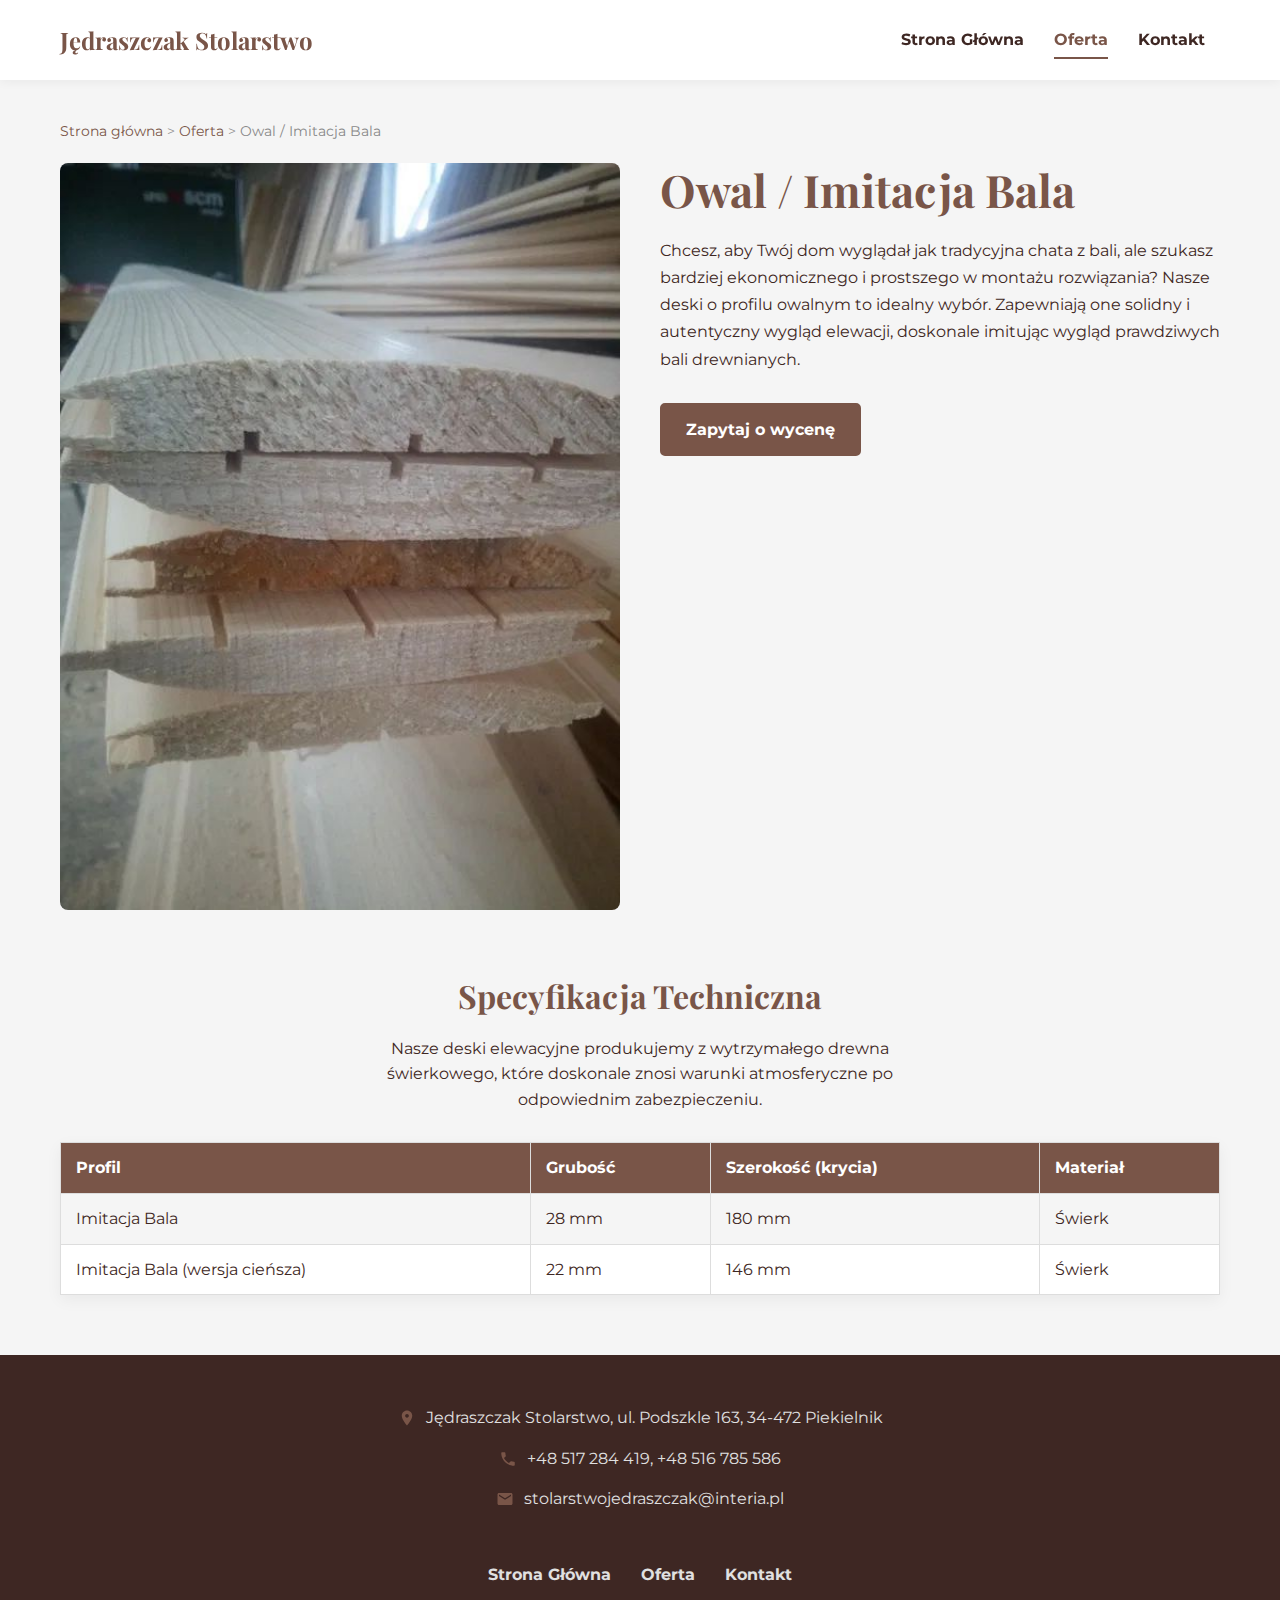
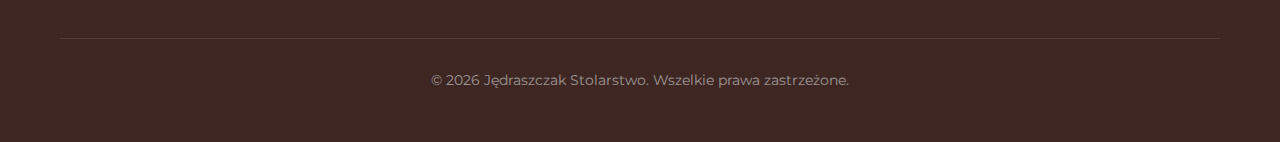
<file: produkty/imitacja-bala.html>
<!DOCTYPE html>
<html lang="pl">
  <head>
    <meta charset="UTF-8" />
    <meta name="viewport" content="width=device-width, initial-scale=1.0" />
    <title>
      Imitacja Bala / Deska Elewacyjna Owalna - Jędraszczak Stolarstwo
    </title>
    <meta
      name="description"
      content="Nadaj swojemu domowi wygląd tradycyjnej chaty z bali. Oferujemy deski elewacyjne o profilu owalnym (imitacja bala) z drewna świerkowego."
    />
    <link rel="stylesheet" href="../assets/css/style.css" />
    <link rel="preconnect" href="https://fonts.googleapis.com" />
    <link rel="preconnect" href="https://fonts.gstatic.com" crossorigin />
    <link
      href="https://fonts.googleapis.com/css2?family=Montserrat:wght@400;700&family=Playfair+Display:wght@700&display=swap"
      rel="stylesheet"
    />
  </head>
  <body>
    <header class="header">
      <div class="container header-container">
        <a href="../index.html" class="logo">Jędraszczak Stolarstwo</a>
        <nav class="nav">
          <ul class="nav-list">
            <li><a href="../index.html" class="nav-link">Strona Główna</a></li>
            <li><a href="../oferta.html" class="nav-link active">Oferta</a></li>
            <li><a href="../kontakt.html" class="nav-link">Kontakt</a></li>
          </ul>
        </nav>
        <button class="hamburger" id="hamburger" aria-label="Otwórz menu">
          <span></span><span></span><span></span>
        </button>
      </div>
    </header>

    <main>
      <div class="page-section">
        <div class="container">
          <nav class="breadcrumbs">
            <a href="../index.html">Strona główna</a> &gt;
            <a href="../oferta.html">Oferta</a> &gt;
            <span>Owal / Imitacja Bala</span>
          </nav>
          <div class="product-details-layout">
            <div class="product-gallery">
              <img
                src="../assets/images/imitacja-bali.jpg"
                alt="Przekrój deski o profilu imitującym bal"
              />
            </div>
            <div class="product-info">
              <h1>Owal / Imitacja Bala</h1>
              <p class="product-description">
                Chcesz, aby Twój dom wyglądał jak tradycyjna chata z bali, ale
                szukasz bardziej ekonomicznego i prostszego w montażu
                rozwiązania? Nasze deski o profilu owalnym to idealny wybór.
                Zapewniają one solidny i autentyczny wygląd elewacji, doskonale
                imitując wygląd prawdziwych bali drewnianych.
              </p>
              <a href="../kontakt.html" class="btn btn-primary"
                >Zapytaj o wycenę</a
              >
            </div>
          </div>
          <div class="product-specs">
            <h2>Specyfikacja Techniczna</h2>
            <p>
              Nasze deski elewacyjne produkujemy z wytrzymałego drewna
              świerkowego, które doskonale znosi warunki atmosferyczne po
              odpowiednim zabezpieczeniu.
            </p>
            <table class="specs-table">
              <thead>
                <tr>
                  <th>Profil</th>
                  <th>Grubość</th>
                  <th>Szerokość (krycia)</th>
                  <th>Materiał</th>
                </tr>
              </thead>
              <tbody>
                <tr>
                  <td>Imitacja Bala</td>
                  <td>28 mm</td>
                  <td>180 mm</td>
                  <td>Świerk</td>
                </tr>
                <tr>
                  <td>Imitacja Bala (wersja cieńsza)</td>
                  <td>22 mm</td>
                  <td>146 mm</td>
                  <td>Świerk</td>
                </tr>
              </tbody>
            </table>
          </div>
        </div>
      </div>
    </main>

    <footer class="footer-final">
      <div class="container">
        <div class="footer-contact-details">
          <p class="contact-item">
            <span class="footer-icon"
              ><svg xmlns="http://www.w3.org/2000/svg" viewBox="0 0 24 24">
                <path
                  d="M12 2C8.13 2 5 5.13 5 9c0 5.25 7 13 7 13s7-7.75 7-13c0-3.87-3.13-7-7-7zm0 9.5c-1.38 0-2.5-1.12-2.5-2.5s1.12-2.5 2.5-2.5 2.5 1.12 2.5 2.5-1.12 2.5-2.5 2.5z"
                /></svg
            ></span>
            <span
              >Jędraszczak Stolarstwo, ul. Podszkle 163, 34-472 Piekielnik</span
            >
          </p>
          <p class="contact-item">
            <span class="footer-icon"
              ><svg xmlns="http://www.w3.org/2000/svg" viewBox="0 0 24 24">
                <path
                  d="M6.62 10.79c1.44 2.83 3.76 5.14 6.59 6.59l2.2-2.2c.27-.27.67-.36 1.02-.24 1.12.37 2.33.57 3.57.57.55 0 1 .45 1 1V20c0 .55-.45 1-1 1-9.39 0-17-7.61-17-17 0-.55.45-1 1-1h3.5c.55 0 1 .45 1 1 0 1.25.2 2.45.57 3.57.11.35.03.74-.25 1.02l-2.2 2.2z"
                /></svg
            ></span>
            <span
              ><a href="tel:+48517284419">+48 517 284 419</a>,
              <a href="tel:+48516785586">+48 516 785 586</a></span
            >
          </p>
          <p class="contact-item">
            <span class="footer-icon"
              ><svg xmlns="http://www.w3.org/2000/svg" viewBox="0 0 24 24">
                <path
                  d="M20 4H4c-1.1 0-1.99.9-1.99 2L2 18c0 1.1.9 2 2 2h16c1.1 0 2-.9 2-2V6c0-1.1-.9-2-2-2zm0 4l-8 5-8-5V6l8 5 8-5v2z"
                /></svg
            ></span>
            <a href="mailto:stolarstwojedraszczak@interia.pl"
              >stolarstwojedraszczak@interia.pl</a
            >
          </p>
        </div>
        <nav class="footer-nav">
          <ul>
            <li><a href="../index.html">Strona Główna</a></li>
            <li><a href="../oferta.html">Oferta</a></li>
            <li><a href="../kontakt.html">Kontakt</a></li>
          </ul>
        </nav>
        <div class="footer-bottom">
          <p>
            © <span id="currentYear"></span> Jędraszczak Stolarstwo. Wszelkie
            prawa zastrzeżone.
          </p>
        </div>
      </div>
    </footer>

    <script src="../assets/js/script.js"></script>
  </body>
</html>
</file>
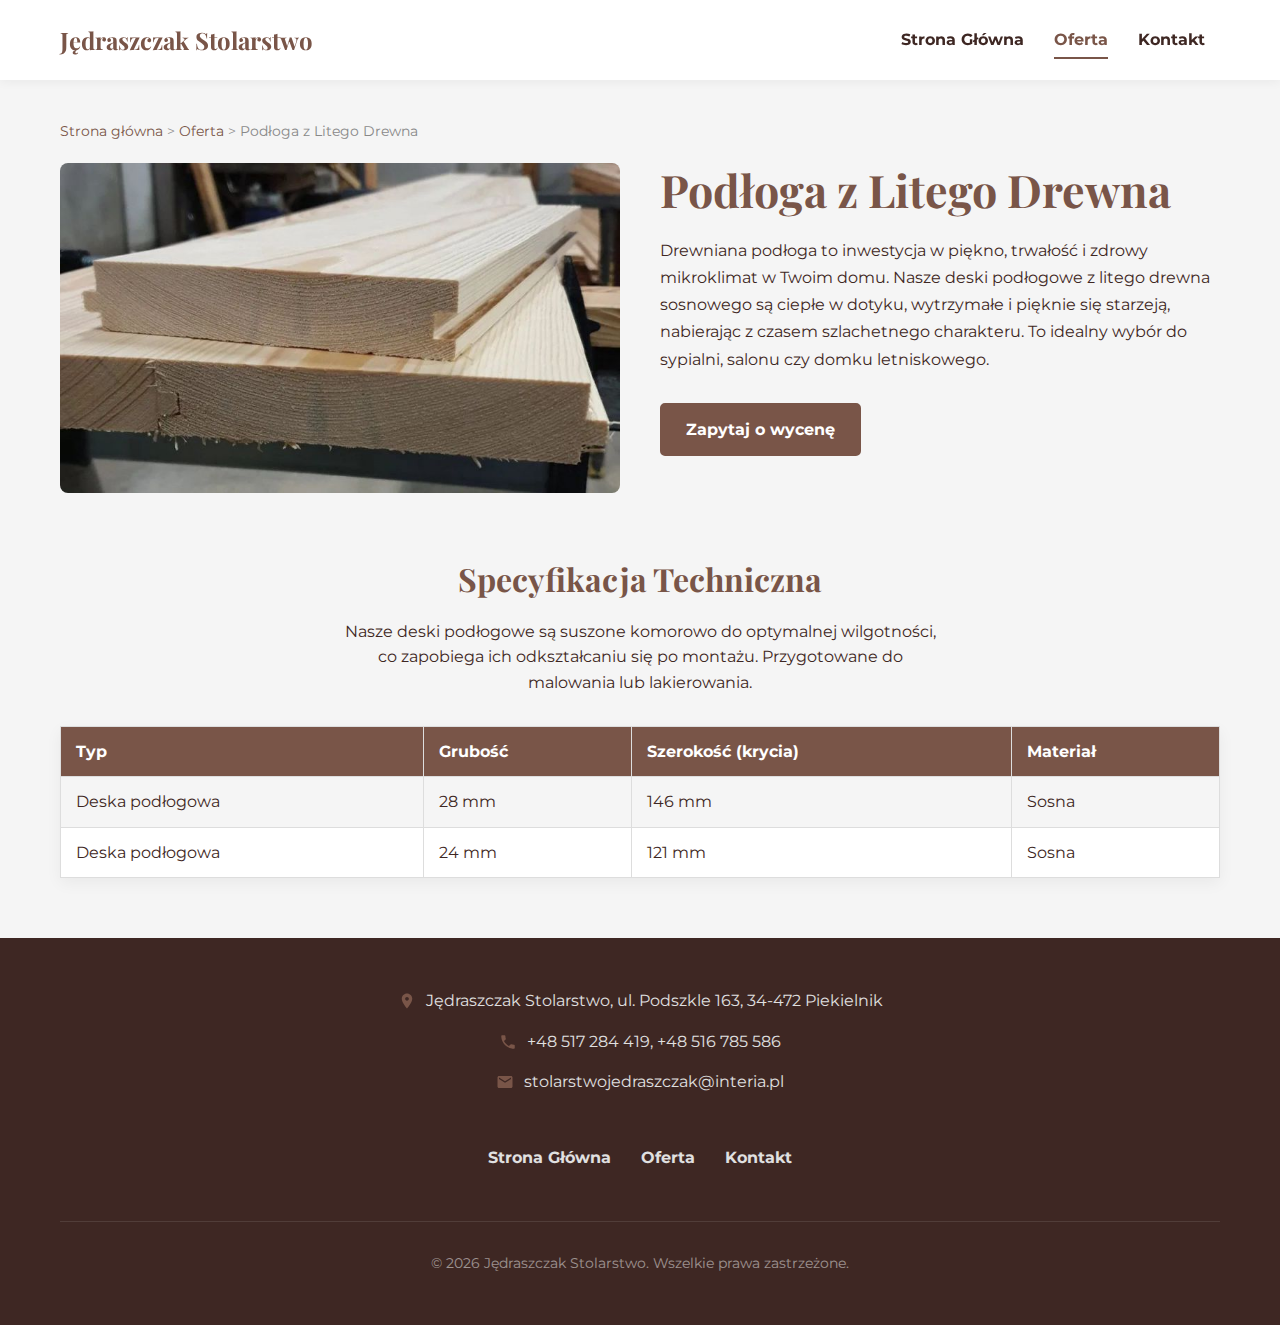
<file: produkty/podloga.html>
<!DOCTYPE html>
<html lang="pl">
  <head>
    <meta charset="UTF-8" />
    <meta name="viewport" content="width=device-width, initial-scale=1.0" />
    <title>Podłoga Drewniana / Deski Podłogowe - Jędraszczak Stolarstwo</title>
    <meta
      name="description"
      content="Produkujemy solidne i piękne deski podłogowe z litego drewna sosnowego. Stwórz w swoim domu niepowtarzalny klimat z naturalną, drewnianą podłogą."
    />
    <link rel="stylesheet" href="../assets/css/style.css" />
    <link rel="preconnect" href="https://fonts.googleapis.com" />
    <link rel="preconnect" href="https://fonts.gstatic.com" crossorigin />
    <link
      href="https://fonts.googleapis.com/css2?family=Montserrat:wght@400;700&family=Playfair+Display:wght@700&display=swap"
      rel="stylesheet"
    />
  </head>
  <body>
    <header class="header">
      <div class="container header-container">
        <a href="../index.html" class="logo">Jędraszczak Stolarstwo</a>
        <nav class="nav">
          <ul class="nav-list">
            <li><a href="../index.html" class="nav-link">Strona Główna</a></li>
            <li><a href="../oferta.html" class="nav-link active">Oferta</a></li>
            <li><a href="../kontakt.html" class="nav-link">Kontakt</a></li>
          </ul>
        </nav>
        <button class="hamburger" id="hamburger" aria-label="Otwórz menu">
          <span></span><span></span><span></span>
        </button>
      </div>
    </header>

    <main>
      <div class="page-section">
        <div class="container">
          <nav class="breadcrumbs">
            <a href="../index.html">Strona główna</a> &gt;
            <a href="../oferta.html">Oferta</a> &gt;
            <span>Podłoga z Litego Drewna</span>
          </nav>
          <div class="product-details-layout">
            <div class="product-gallery">
              <img
                src="../assets/images/podloga.jpg"
                alt="Próbki desek podłogowych"
              />
            </div>
            <div class="product-info">
              <h1>Podłoga z Litego Drewna</h1>
              <p class="product-description">
                Drewniana podłoga to inwestycja w piękno, trwałość i zdrowy
                mikroklimat w Twoim domu. Nasze deski podłogowe z litego drewna
                sosnowego są ciepłe w dotyku, wytrzymałe i pięknie się starzeją,
                nabierając z czasem szlachetnego charakteru. To idealny wybór do
                sypialni, salonu czy domku letniskowego.
              </p>
              <a href="../kontakt.html" class="btn btn-primary"
                >Zapytaj o wycenę</a
              >
            </div>
          </div>
          <div class="product-specs">
            <h2>Specyfikacja Techniczna</h2>
            <p>
              Nasze deski podłogowe są suszone komorowo do optymalnej
              wilgotności, co zapobiega ich odkształcaniu się po montażu.
              Przygotowane do malowania lub lakierowania.
            </p>
            <table class="specs-table">
              <thead>
                <tr>
                  <th>Typ</th>
                  <th>Grubość</th>
                  <th>Szerokość (krycia)</th>
                  <th>Materiał</th>
                </tr>
              </thead>
              <tbody>
                <tr>
                  <td>Deska podłogowa</td>
                  <td>28 mm</td>
                  <td>146 mm</td>
                  <td>Sosna</td>
                </tr>
                <tr>
                  <td>Deska podłogowa</td>
                  <td>24 mm</td>
                  <td>121 mm</td>
                  <td>Sosna</td>
                </tr>
              </tbody>
            </table>
          </div>
        </div>
      </div>
    </main>

    <footer class="footer-final">
      <div class="container">
        <div class="footer-contact-details">
          <p class="contact-item">
            <span class="footer-icon"
              ><svg xmlns="http://www.w3.org/2000/svg" viewBox="0 0 24 24">
                <path
                  d="M12 2C8.13 2 5 5.13 5 9c0 5.25 7 13 7 13s7-7.75 7-13c0-3.87-3.13-7-7-7zm0 9.5c-1.38 0-2.5-1.12-2.5-2.5s1.12-2.5 2.5-2.5 2.5 1.12 2.5 2.5-1.12 2.5-2.5 2.5z"
                /></svg
            ></span>
            <span
              >Jędraszczak Stolarstwo, ul. Podszkle 163, 34-472 Piekielnik</span
            >
          </p>
          <p class="contact-item">
            <span class="footer-icon"
              ><svg xmlns="http://www.w3.org/2000/svg" viewBox="0 0 24 24">
                <path
                  d="M6.62 10.79c1.44 2.83 3.76 5.14 6.59 6.59l2.2-2.2c.27-.27.67-.36 1.02-.24 1.12.37 2.33.57 3.57.57.55 0 1 .45 1 1V20c0 .55-.45 1-1 1-9.39 0-17-7.61-17-17 0-.55.45-1 1-1h3.5c.55 0 1 .45 1 1 0 1.25.2 2.45.57 3.57.11.35.03.74-.25 1.02l-2.2 2.2z"
                /></svg
            ></span>
            <span
              ><a href="tel:+48517284419">+48 517 284 419</a>,
              <a href="tel:+48516785586">+48 516 785 586</a></span
            >
          </p>
          <p class="contact-item">
            <span class="footer-icon"
              ><svg xmlns="http://www.w3.org/2000/svg" viewBox="0 0 24 24">
                <path
                  d="M20 4H4c-1.1 0-1.99.9-1.99 2L2 18c0 1.1.9 2 2 2h16c1.1 0 2-.9 2-2V6c0-1.1-.9-2-2-2zm0 4l-8 5-8-5V6l8 5 8-5v2z"
                /></svg
            ></span>
            <a href="mailto:stolarstwojedraszczak@interia.pl"
              >stolarstwojedraszczak@interia.pl</a
            >
          </p>
        </div>
        <nav class="footer-nav">
          <ul>
            <li><a href="../index.html">Strona Główna</a></li>
            <li><a href="../oferta.html">Oferta</a></li>
            <li><a href="../kontakt.html">Kontakt</a></li>
          </ul>
        </nav>
        <div class="footer-bottom">
          <p>
            © <span id="currentYear"></span> Jędraszczak Stolarstwo. Wszelkie
            prawa zastrzeżone.
          </p>
        </div>
      </div>
    </footer>

    <script src="../assets/js/script.js"></script>
  </body>
</html>
</file>
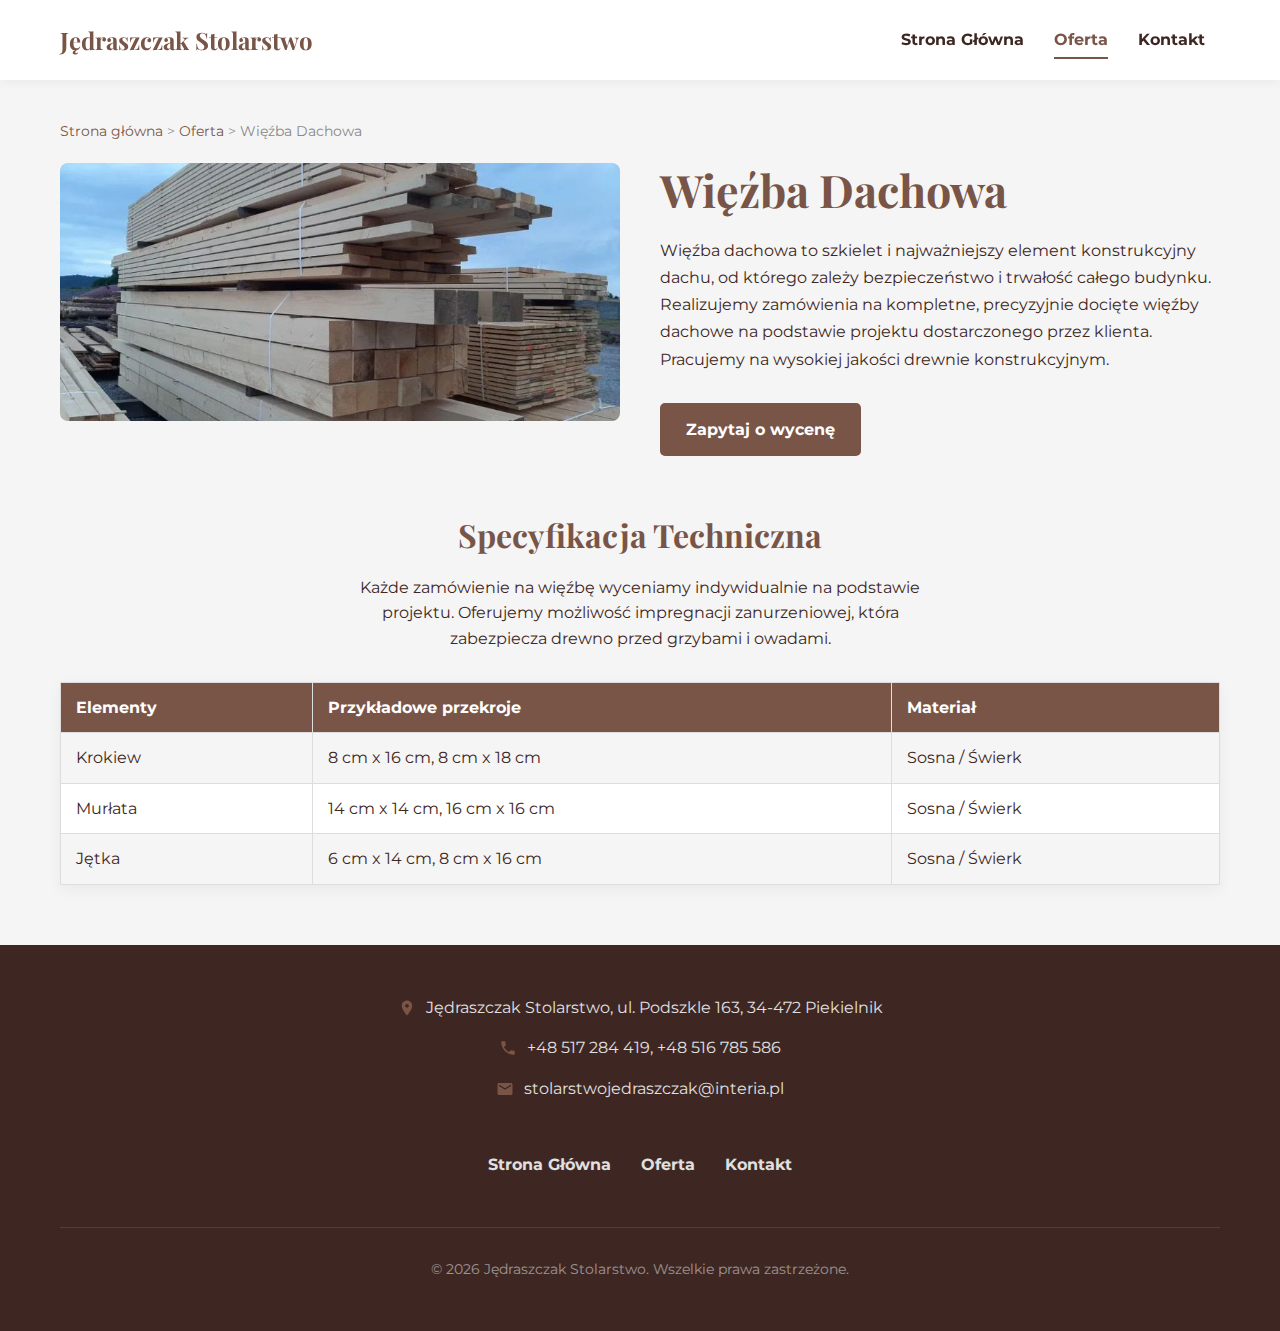
<file: produkty/wiezba.html>
<!DOCTYPE html>
<html lang="pl">
  <head>
    <meta charset="UTF-8" />
    <meta name="viewport" content="width=device-width, initial-scale=1.0" />
    <title>Więźba Dachowa na Wymiar - Jędraszczak Stolarstwo</title>
    <meta
      name="description"
      content="Wykonujemy kompletne więźby dachowe na zamówienie. Solidne drewno konstrukcyjne, precyzyjnie docięte według projektu. Zapewnij swojemu domowi solidny dach."
    />
    <link rel="stylesheet" href="../assets/css/style.css" />
    <link rel="preconnect" href="https://fonts.googleapis.com" />
    <link rel="preconnect" href="https://fonts.gstatic.com" crossorigin />
    <link
      href="https://fonts.googleapis.com/css2?family=Montserrat:wght@400;700&family=Playfair+Display:wght@700&display=swap"
      rel="stylesheet"
    />
  </head>
  <body>
    <header class="header">
      <div class="container header-container">
        <a href="../index.html" class="logo">Jędraszczak Stolarstwo</a>
        <nav class="nav">
          <ul class="nav-list">
            <li><a href="../index.html" class="nav-link">Strona Główna</a></li>
            <li><a href="../oferta.html" class="nav-link active">Oferta</a></li>
            <li><a href="../kontakt.html" class="nav-link">Kontakt</a></li>
          </ul>
        </nav>
        <button class="hamburger" id="hamburger" aria-label="Otwórz menu">
          <span></span><span></span><span></span>
        </button>
      </div>
    </header>

    <main>
      <div class="page-section">
        <div class="container">
          <nav class="breadcrumbs">
            <a href="../index.html">Strona główna</a> &gt;
            <a href="../oferta.html">Oferta</a> &gt;
            <span>Więźba Dachowa</span>
          </nav>
          <div class="product-details-layout">
            <div class="product-gallery">
              <img
                src="../assets/images/wiezba.jpg"
                alt="Gotowe elementy więźby dachowej"
              />
            </div>
            <div class="product-info">
              <h1>Więźba Dachowa</h1>
              <p class="product-description">
                Więźba dachowa to szkielet i najważniejszy element konstrukcyjny
                dachu, od którego zależy bezpieczeństwo i trwałość całego
                budynku. Realizujemy zamówienia na kompletne, precyzyjnie
                docięte więźby dachowe na podstawie projektu dostarczonego przez
                klienta. Pracujemy na wysokiej jakości drewnie konstrukcyjnym.
              </p>
              <a href="../kontakt.html" class="btn btn-primary"
                >Zapytaj o wycenę</a
              >
            </div>
          </div>
          <div class="product-specs">
            <h2>Specyfikacja Techniczna</h2>
            <p>
              Każde zamówienie na więźbę wyceniamy indywidualnie na podstawie
              projektu. Oferujemy możliwość impregnacji zanurzeniowej, która
              zabezpiecza drewno przed grzybami i owadami.
            </p>
            <table class="specs-table">
              <thead>
                <tr>
                  <th>Elementy</th>
                  <th>Przykładowe przekroje</th>
                  <th>Materiał</th>
                </tr>
              </thead>
              <tbody>
                <tr>
                  <td>Krokiew</td>
                  <td>8 cm x 16 cm, 8 cm x 18 cm</td>
                  <td>Sosna / Świerk</td>
                </tr>
                <tr>
                  <td>Murłata</td>
                  <td>14 cm x 14 cm, 16 cm x 16 cm</td>
                  <td>Sosna / Świerk</td>
                </tr>
                <tr>
                  <td>Jętka</td>
                  <td>6 cm x 14 cm, 8 cm x 16 cm</td>
                  <td>Sosna / Świerk</td>
                </tr>
              </tbody>
            </table>
          </div>
        </div>
      </div>
    </main>

    <footer class="footer-final">
      <div class="container">
        <div class="footer-contact-details">
          <p class="contact-item">
            <span class="footer-icon"
              ><svg xmlns="http://www.w3.org/2000/svg" viewBox="0 0 24 24">
                <path
                  d="M12 2C8.13 2 5 5.13 5 9c0 5.25 7 13 7 13s7-7.75 7-13c0-3.87-3.13-7-7-7zm0 9.5c-1.38 0-2.5-1.12-2.5-2.5s1.12-2.5 2.5-2.5 2.5 1.12 2.5 2.5-1.12 2.5-2.5 2.5z"
                /></svg
            ></span>
            <span
              >Jędraszczak Stolarstwo, ul. Podszkle 163, 34-472 Piekielnik</span
            >
          </p>
          <p class="contact-item">
            <span class="footer-icon"
              ><svg xmlns="http://www.w3.org/2000/svg" viewBox="0 0 24 24">
                <path
                  d="M6.62 10.79c1.44 2.83 3.76 5.14 6.59 6.59l2.2-2.2c.27-.27.67-.36 1.02-.24 1.12.37 2.33.57 3.57.57.55 0 1 .45 1 1V20c0 .55-.45 1-1 1-9.39 0-17-7.61-17-17 0-.55.45-1 1-1h3.5c.55 0 1 .45 1 1 0 1.25.2 2.45.57 3.57.11.35.03.74-.25 1.02l-2.2 2.2z"
                /></svg
            ></span>
            <span
              ><a href="tel:+48517284419">+48 517 284 419</a>,
              <a href="tel:+48516785586">+48 516 785 586</a></span
            >
          </p>
          <p class="contact-item">
            <span class="footer-icon"
              ><svg xmlns="http://www.w3.org/2000/svg" viewBox="0 0 24 24">
                <path
                  d="M20 4H4c-1.1 0-1.99.9-1.99 2L2 18c0 1.1.9 2 2 2h16c1.1 0 2-.9 2-2V6c0-1.1-.9-2-2-2zm0 4l-8 5-8-5V6l8 5 8-5v2z"
                /></svg
            ></span>
            <a href="mailto:stolarstwojedraszczak@interia.pl"
              >stolarstwojedraszczak@interia.pl</a
            >
          </p>
        </div>
        <nav class="footer-nav">
          <ul>
            <li><a href="../index.html">Strona Główna</a></li>
            <li><a href="../oferta.html">Oferta</a></li>
            <li><a href="../kontakt.html">Kontakt</a></li>
          </ul>
        </nav>
        <div class="footer-bottom">
          <p>
            © <span id="currentYear"></span> Jędraszczak Stolarstwo. Wszelkie
            prawa zastrzeżone.
          </p>
        </div>
      </div>
    </footer>

    <script src="../assets/js/script.js"></script>
  </body>
</html>
</file>
<file: assets/css/style.css>
/* --- Zmienne Globalne --- */
:root {
  --primary-color: #795548;
  --secondary-color: #d7ccc8;
  --dark-color: #3e2723;
  --light-color: #f5f5f5;
  --white-color: #ffffff;
  --font-primary: "Montserrat", sans-serif;
  --font-secondary: "Playfair Display", serif;
}

/* --- Style Podstawowe --- */
* {
  box-sizing: border-box;
  margin: 0;
  padding: 0;
}

html {
  scroll-behavior: smooth;
}

body {
  font-family: var(--font-primary);
  line-height: 1.6;
  color: var(--dark-color);
  background-color: var(--light-color);
}

.container {
  max-width: 1200px;
  margin: 0 auto;
  padding: 0 20px;
}

h1,
h2,
h3 {
  font-family: var(--font-secondary);
  font-weight: 700;
  line-height: 1.2;
}

section {
  padding: 80px 0;
}

.page-section {
  padding-top: 120px;
}

.section-title {
  text-align: center;
  font-size: 2.5rem;
  margin-bottom: 20px;
  color: var(--primary-color);
}

.section-subtitle {
  text-align: center;
  max-width: 700px;
  margin: 0 auto 40px;
  color: #555;
}

/* --- Przyciski --- */
.btn {
  display: inline-block;
  padding: 12px 24px;
  text-decoration: none;
  border-radius: 5px;
  font-weight: 700;
  transition: all 0.3s ease;
  cursor: pointer;
  border: 2px solid transparent;
}

.btn-primary {
  background-color: var(--primary-color);
  color: var(--white-color);
  border-color: var(--primary-color);
}

.btn-primary:hover {
  background-color: var(--dark-color);
  border-color: var(--dark-color);
}

.btn-secondary {
  background-color: transparent;
  color: var(--white-color);
  border-color: var(--white-color);
}

.btn-secondary:hover {
  background-color: var(--white-color);
  color: var(--primary-color);
}

/* --- Nagłówek --- */
.header {
  background-color: rgba(255, 255, 255, 0.95);
  position: fixed;
  width: 100%;
  top: 0;
  left: 0;
  z-index: 1000;
  box-shadow: 0 2px 10px rgba(0, 0, 0, 0.05);
  backdrop-filter: blur(5px);
}

.header-container {
  display: flex;
  justify-content: space-between;
  align-items: center;
  height: 80px;
}

.logo {
  font-family: var(--font-secondary);
  font-size: 1.5rem;
  font-weight: 700;
  color: var(--primary-color);
  text-decoration: none;
}

.nav-list {
  display: flex;
  list-style: none;
}

.nav-link {
  color: var(--dark-color);
  text-decoration: none;
  padding: 10px 15px;
  font-weight: 700;
  position: relative;
}

.nav-link::after {
  content: "";
  position: absolute;
  bottom: 0;
  left: 15px;
  width: 0;
  height: 2px;
  background-color: var(--primary-color);
  transition: width 0.3s;
}

.nav-link:hover::after,
.nav-link.active::after {
  width: calc(100% - 30px);
}

.nav-link.active {
  color: var(--primary-color);
}

.hamburger {
  display: none;
  cursor: pointer;
  background: none;
  border: none;
}

.hamburger span {
  display: block;
  width: 25px;
  height: 3px;
  background-color: var(--dark-color);
  margin: 5px 0;
  transition: all 0.3s;
}

/* --- Sekcja Hero --- */
.hero {
  position: relative;
  height: 100vh;
  min-height: 600px;
  display: flex;
  align-items: center;
  justify-content: center;
  text-align: center;
  color: var(--white-color);
  background: url("../images/hero-background.jpg") no-repeat center center/cover;
}

.hero-overlay {
  position: absolute;
  top: 0;
  left: 0;
  width: 100%;
  height: 100%;
  background-color: rgba(0, 0, 0, 0.5);
}

.hero-text {
  position: relative;
  z-index: 1;
}

.hero h1 {
  font-size: clamp(2.5rem, 6vw, 3.5rem);
  margin-bottom: 20px;
}

.hero p {
  font-size: 1.2rem;
  max-width: 700px;
  margin: 0 auto 30px;
}

.hero .btn {
  margin: 10px;
}

/* --- Sekcja Cechy (Features) --- */
.features-grid {
  display: grid;
  grid-template-columns: 1fr;
  gap: 20px;
}

.feature-item {
  text-align: center;
  padding: 20px;
}

.feature-item h3 {
  margin: 15px 0 10px;
  color: var(--primary-color);
  font-size: 1.4rem;
}

.feature-item p {
  font-size: 0.95rem;
  line-height: 1.5;
  color: #6d4c41;
  max-width: 35ch;
  margin: 0 auto;
}

.feature-icon {
  width: 70px;
  height: auto;
}

/* --- Sekcja Oferta --- */
.offer {
  background-color: var(--white-color);
}

.offer-grid {
  display: grid;
  grid-template-columns: repeat(auto-fit, minmax(300px, 1fr));
  gap: 30px;
}

.offer-card {
  border: 1px solid #eaeaea;
  border-radius: 8px;
  background: var(--white-color);
  transition: box-shadow 0.3s ease;
  display: flex;
  flex-direction: column;
}

.offer-card:hover {
  box-shadow: 0 15px 30px rgba(0, 0, 0, 0.08);
}

.offer-card-image-wrapper {
  overflow: hidden;
  border-radius: 8px 8px 0 0;
}

.offer-card img {
  width: 100%;
  height: 220px;
  object-fit: cover;
  transition: transform 0.4s ease;
}

.offer-card:hover img {
  transform: scale(1.05);
}

.offer-card-content {
  padding: 25px;
  display: flex;
  flex-direction: column;
  flex-grow: 1;
}

.offer-card-content h3 {
  font-family: var(--font-secondary);
  font-size: 1.5rem;
  color: var(--primary-color);
  margin-bottom: 15px;
}

.offer-card-content p {
  flex-grow: 1;
  margin-bottom: 20px;
  color: #555;
}

.btn-details {
  display: inline-flex;
  align-items: center;
  gap: 8px;
  padding: 0;
  border: none;
  background: none;
  color: var(--primary-color);
  font-weight: 700;
  text-decoration: none;
  transition: gap 0.3s ease, color 0.3s ease;
  align-self: flex-start;
}

.btn-details:hover {
  color: var(--dark-color);
  gap: 12px;
}

.btn-details::after {
  content: "→";
}

/* --- OSTATECZNA, SPÓJNA WERSJA STRONY KONTAKTOWEJ --- */
.contact-layout {
  display: grid;
  grid-template-columns: 1fr 1.2fr; /* Daje więcej miejsca na mapę */
  gap: 30px;
  margin-top: 40px;
  align-items: flex-start;
}

.contact-details-card {
  background: var(--white-color);
  border-radius: 8px;
  padding: 30px;
  border: 1px solid #eaeaea;
  height: 100%; /* Karta będzie tak wysoka jak mapa */
}

.contact-details-card h3 {
  font-family: var(--font-secondary);
  color: var(--primary-color);
  font-size: 1.8rem;
  margin-bottom: 30px;
  padding-bottom: 15px;
  border-bottom: 1px solid #eee;
}

.contact-details-card .contact-item {
  margin-bottom: 25px;
}

.contact-details-card .contact-item-text strong {
  display: block;
  color: #888;
  font-size: 0.9rem;
  margin-bottom: 5px;
  text-transform: uppercase;
  letter-spacing: 0.5px;
}

.contact-details-card .contact-item-text span,
.contact-details-card .contact-item-text a {
  font-size: 1.1rem;
  color: var(--dark-color);
  text-decoration: none;
  line-height: 1.6;
  font-weight: 500;
  display: block;
}

.contact-details-card .contact-item-text a {
  font-weight: 700;
  transition: color 0.3s;
}

.contact-details-card .contact-item-text a:hover {
  color: var(--primary-color);
}

.map-container {
  border-radius: 8px;
  overflow: hidden;
  line-height: 0;
  height: 100%; /* Mapa będzie tak wysoka jak karta z danymi */
  min-height: 500px; /* Minimalna wysokość, żeby nie była zbyt niska */
  border: 1px solid #eaeaea;
}

/* Responsywność dla nowego układu */
@media (max-width: 992px) {
  .contact-layout {
    grid-template-columns: 1fr; /* Zmiana na jedną kolumnę */
  }
}

/* --- Podstrony Produktów --- */
.breadcrumbs {
  margin-bottom: 20px;
  font-size: 0.9rem;
  color: #888;
}

.breadcrumbs a {
  color: var(--primary-color);
  text-decoration: none;
}

.breadcrumbs a:hover {
  text-decoration: underline;
}

.product-details-layout {
  display: grid;
  grid-template-columns: 1fr 1fr;
  gap: 40px;
  align-items: flex-start;
  margin-bottom: 60px;
}

.product-gallery img {
  width: 100%;
  border-radius: 8px;
}

.product-info h1 {
  font-size: 2.8rem;
  color: var(--primary-color);
  margin-bottom: 20px;
}

.product-description {
  line-height: 1.7;
  margin-bottom: 30px;
}

.product-specs {
  margin-bottom: 60px;
}

.product-specs h2 {
  font-size: 2rem;
  color: var(--primary-color);
  margin-bottom: 20px;
  text-align: center;
}
.product-specs p {
  text-align: center;
  max-width: 600px;
  margin: 0 auto 30px;
}

.specs-table {
  width: 100%;
  border-collapse: collapse;
  margin-top: 20px;
  box-shadow: 0 5px 15px rgba(0, 0, 0, 0.05);
}

.specs-table th,
.specs-table td {
  padding: 12px 15px;
  text-align: left;
  border: 1px solid #ddd;
}

.specs-table thead {
  background-color: var(--primary-color);
  color: var(--white-color);
}

.specs-table tbody tr:nth-child(even) {
  background-color: var(--white-color);
}

/* --- Sekcja Wezwania do Działania (CTA) --- */
.cta-section {
  background-color: var(--dark-color);
  padding: 60px 0;
  text-align: center;
}

.cta-title {
  font-family: var(--font-secondary);
  font-size: 2.5rem;
  color: var(--white-color);
  margin-bottom: 15px;
}

.cta-subtitle {
  color: rgba(255, 255, 255, 0.8);
  max-width: 600px;
  margin: 0 auto 30px;
  font-size: 1.1rem;
}

/* --- Stopka --- */
.footer-final {
  background-color: var(--dark-color);
  color: #e0e0e0;
  padding: 50px 20px;
  text-align: center;
}

.footer-contact-details {
  margin-bottom: 50px;
  display: flex;
  flex-direction: column;
  align-items: center;
  gap: 15px;
}

.footer-contact-details .contact-item {
  display: inline-flex;
  align-items: center;
  gap: 10px;
}

.footer-contact-details a {
  color: #e0e0e0;
  text-decoration: none;
  transition: color 0.3s;
}

.footer-contact-details a:hover {
  color: var(--white-color);
  text-decoration: underline;
}

.footer-contact-details .footer-icon {
  width: 18px;
  height: 18px;
}

.footer-contact-details .footer-icon svg {
  fill: var(--primary-color);
}

.footer-nav ul {
  list-style: none;
  padding: 0;
  margin: 0;
  display: flex;
  justify-content: center;
  gap: 30px;
  margin-bottom: 50px;
}

.footer-nav a {
  color: #e0e0e0;
  text-decoration: none;
  font-weight: 700;
  font-size: 1rem;
  transition: color 0.3s;
}

.footer-nav a:hover {
  color: var(--white-color);
}

.footer-bottom {
  font-size: 0.9rem;
  color: rgba(255, 255, 255, 0.5);
  padding-top: 30px;
  border-top: 1px solid rgba(255, 255, 255, 0.1);
}

/* --- Media Queries (Responsywność) --- */
@media (min-width: 768px) {
  .features-grid {
    grid-template-columns: repeat(2, 1fr);
    gap: 30px;
  }
  .contact-info-grid {
    grid-template-columns: 1fr 1fr; /* Dwie kolumny dla danych kontaktowych na tabletach i większych */
  }
}

@media (min-width: 1024px) {
  .features-grid {
    grid-template-columns: repeat(4, 1fr);
    gap: 40px;
  }
}

@media (max-width: 767px) {
  .nav {
    display: none;
    position: absolute;
    top: 80px;
    left: 0;
    width: 100%;
    background-color: var(--white-color);
    box-shadow: 0 2px 10px rgba(0, 0, 0, 0.1);
  }
  .nav.active {
    display: block;
  }
  .nav-list {
    flex-direction: column;
    align-items: center;
    padding: 20px 0;
  }
  .nav-link {
    padding: 15px 0;
    width: 100%;
    text-align: center;
  }
  .nav-link::after {
    display: none;
  }
  .hamburger {
    display: block;
  }
  .hamburger.active span:nth-child(1) {
    transform: rotate(45deg) translate(5px, 5px);
  }
  .hamburger.active span:nth-child(2) {
    opacity: 0;
  }
  .hamburger.active span:nth-child(3) {
    transform: rotate(-45deg) translate(7px, -6px);
  }

  .hero h1 {
    font-size: 2.5rem;
  }
  .page-section {
    padding-top: 100px;
  }

  .product-details-layout {
    grid-template-columns: 1fr;
  }
  .product-info h1 {
    font-size: 2.2rem;
  }
}
</file>
